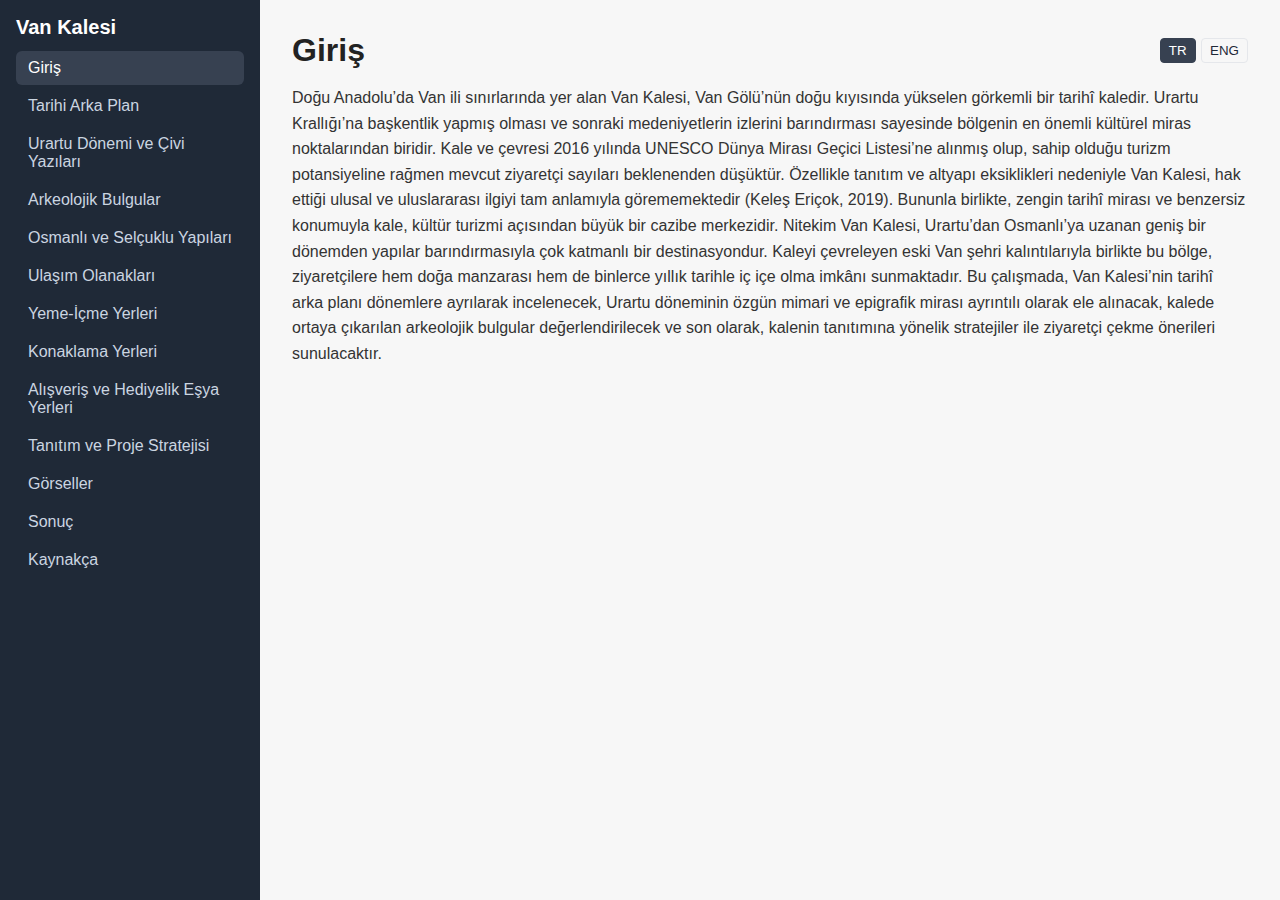
<file: VanKalesi/index.html>
<!doctype html>
<html lang="tr">
<head>
  <meta charset="utf-8">
  <meta name="viewport" content="width=device-width,initial-scale=1">
  <title>Van Kalesi - GİRİŞ</title>
  <link rel="stylesheet" href="css/styles.css">
</head>
<body>
  <div class="app">
    <aside class="sidebar" id="sidebar">
      <div class="brand">Van Kalesi</div>
      <button id="toggleBtn" class="toggle">☰</button>
      <nav class="menu">
        <a href="index.html" class="active" data-i18n="nav.home">Giriş</a>
        <a href="pages/tarih.html" data-i18n="nav.tarih">Tarihi Arka Plan</a>
        <a href="pages/urartu.html" data-i18n="nav.urartu">Urartu Dönemi ve Çivi Yazıları</a>
        <a href="pages/arkeoloji.html" data-i18n="nav.arkeoloji">Arkeolojik Bulgular</a>
        <a href="pages/osmanli.html" data-i18n="nav.osmanli">Osmanlı ve Selçuklu Yapıları</a>
        <a href="pages/ulasim.html" data-i18n="nav.ulasim">Ulaşım Olanakları</a>
        <a href="pages/yeme-icme.html" data-i18n="nav.yemeicme">Yeme-İçme Yerleri</a>
        <a href="pages/konaklama.html" data-i18n="nav.konaklama">Konaklama Yerleri</a>
        <a href="pages/alisveris.html" data-i18n="nav.alisveris">Alışveriş ve Hediyelik Eşya Yerleri</a>
        <a href="pages/tanitim.html" data-i18n="nav.tanitim">Tanıtım ve Proje Stratejisi</a>
        <a href="pages/gorseller.html" data-i18n="nav.gorseller">Görseller</a>
        <a href="pages/sonuc.html" data-i18n="nav.sonuc">Sonuç</a>
        <a href="pages/kaynakca.html" data-i18n="nav.kaynakca">Kaynakça</a>
      </nav>
    </aside>

    <main class="content">
      <header>
        <h1 data-i18n="title.home">Giriş</h1>
        <div class="lang-switch" id="langSwitch">
          <button data-lang="tr" class="active">TR</button>
          <button data-lang="en">ENG</button>
        </div>
      </header>
        <div class="text">
          <p data-i18n="home.intro">Doğu Anadolu’da Van ili sınırlarında yer alan Van Kalesi, Van Gölü’nün doğu kıyısında yükselen görkemli bir tarihî kaledir. Urartu Krallığı’na başkentlik yapmış olması ve sonraki medeniyetlerin izlerini barındırması sayesinde bölgenin en önemli kültürel miras noktalarından biridir. Kale ve çevresi 2016 yılında UNESCO Dünya Mirası Geçici Listesi’ne alınmış olup, sahip olduğu turizm potansiyeline rağmen mevcut ziyaretçi sayıları beklenenden düşüktür. Özellikle tanıtım ve altyapı eksiklikleri nedeniyle Van Kalesi, hak ettiği ulusal ve uluslararası ilgiyi tam anlamıyla görememektedir (Keleş Eriçok, 2019). Bununla birlikte, zengin tarihî mirası ve benzersiz konumuyla kale, kültür turizmi açısından büyük bir cazibe merkezidir. Nitekim Van Kalesi, Urartu’dan Osmanlı’ya uzanan geniş bir dönemden yapılar barındırmasıyla çok katmanlı bir destinasyondur. Kaleyi çevreleyen eski Van şehri kalıntılarıyla birlikte bu bölge, ziyaretçilere hem doğa manzarası hem de binlerce yıllık tarihle iç içe olma imkânı sunmaktadır. Bu çalışmada, Van Kalesi’nin tarihî arka planı dönemlere ayrılarak incelenecek, Urartu döneminin özgün mimari ve epigrafik mirası ayrıntılı olarak ele alınacak, kalede ortaya çıkarılan arkeolojik bulgular değerlendirilecek ve son olarak, kalenin tanıtımına yönelik stratejiler ile ziyaretçi çekme önerileri sunulacaktır.</p>
        </div>
      </section>

    </main>
  </div>

  <script src="js/main.js"></script>
</body>
</html>
</file>
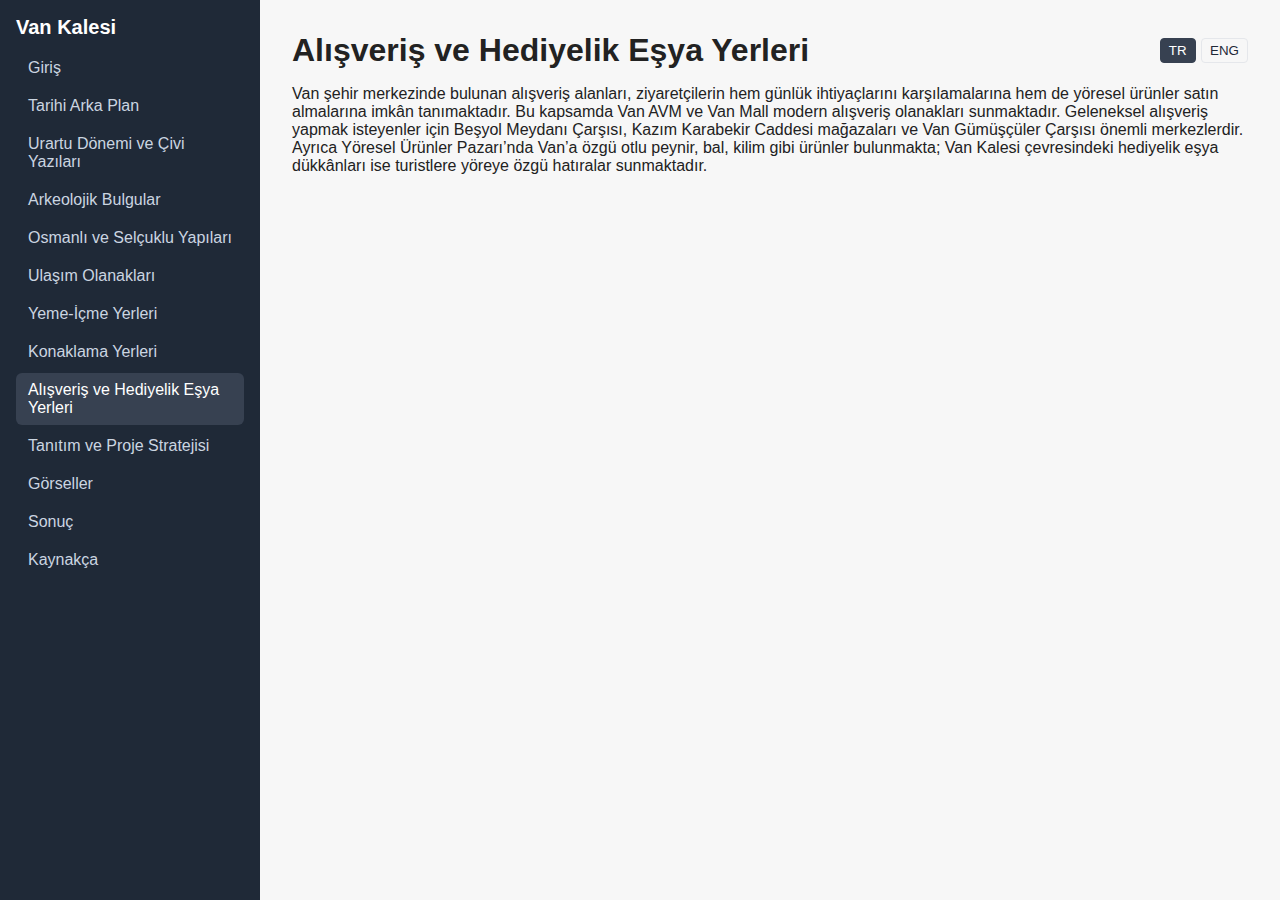
<file: VanKalesi/pages/alisveris.html>
<!doctype html>
<html lang="tr">
<head>
  <meta charset="utf-8">
  <meta name="viewport" content="width=device-width,initial-scale=1">
  <title>Tanıtım ve Proje Stratejisi - Van Kalesi</title>
  <link rel="stylesheet" href="../css/styles.css">
</head>
<body>
  <div class="app">
    <aside class="sidebar" id="sidebar">
      <div class="brand">Van Kalesi</div>
      <button id="toggleBtn" class="toggle">☰</button>
      <nav class="menu">
        <a href="../index.html" data-i18n="nav.home">Giriş</a>
        <a href="tarih.html" data-i18n="nav.tarih">Tarihi Arka Plan</a>
        <a href="urartu.html" data-i18n="nav.urartu">Urartu Dönemi ve Çivi Yazıları</a>
        <a href="arkeoloji.html" data-i18n="nav.arkeoloji">Arkeolojik Bulgular</a>
        <a href="osmanli.html" data-i18n="nav.osmanli">Osmanlı ve Selçuklu Yapıları</a>
        <a href="ulasim.html" data-i18n="nav.ulasim">Ulaşım Olanakları</a>
        <a href="yeme-icme.html" data-i18n="nav.yemeicme">Yeme-İçme Yerleri</a>
        <a href="konaklama.html" data-i18n="nav.konaklama">Konaklama Yerleri</a>
        <a href="alisveris.html" class="active" data-i18n="nav.alisveris">Alışveriş ve Hediyelik Eşya Yerleri</a>
        <a href="tanitim.html" data-i18n="nav.tanitim">Tanıtım ve Proje Stratejisi</a>
        <a href="gorseller.html" data-i18n="nav.gorseller">Görseller</a>
        <a href="sonuc.html" data-i18n="nav.sonuc">Sonuç</a>
        <a href="kaynakca.html" data-i18n="nav.kaynakca">Kaynakça</a>
      </nav>
    </aside>

    <main class="content">
      <header>
        <h1 data-i18n="title.alisveris">Alışveriş ve Hediyelik Eşya Yerleri</h1>
        <div class="lang-switch" id="langSwitch">
          <button data-lang="tr" class="active">TR</button>
          <button data-lang="en">ENG</button>
        </div>
      </header>

      <section class="strategy">
        <p data-i18n="alisveris.p">Van şehir merkezinde bulunan alışveriş alanları, ziyaretçilerin hem günlük ihtiyaçlarını karşılamalarına hem de yöresel ürünler satın almalarına imkân tanımaktadır. Bu kapsamda Van AVM ve Van Mall modern alışveriş olanakları sunmaktadır. Geleneksel alışveriş yapmak isteyenler için Beşyol Meydanı Çarşısı, Kazım Karabekir Caddesi mağazaları ve Van Gümüşçüler Çarşısı önemli merkezlerdir. Ayrıca Yöresel Ürünler Pazarı’nda Van’a özgü otlu peynir, bal, kilim gibi ürünler bulunmakta; Van Kalesi çevresindeki hediyelik eşya dükkânları ise turistlere yöreye özgü hatıralar sunmaktadır.</p>

       </section>
    </main>
  </div>
  <script src="../js/main.js"></script>
</body>
</html>
</file>
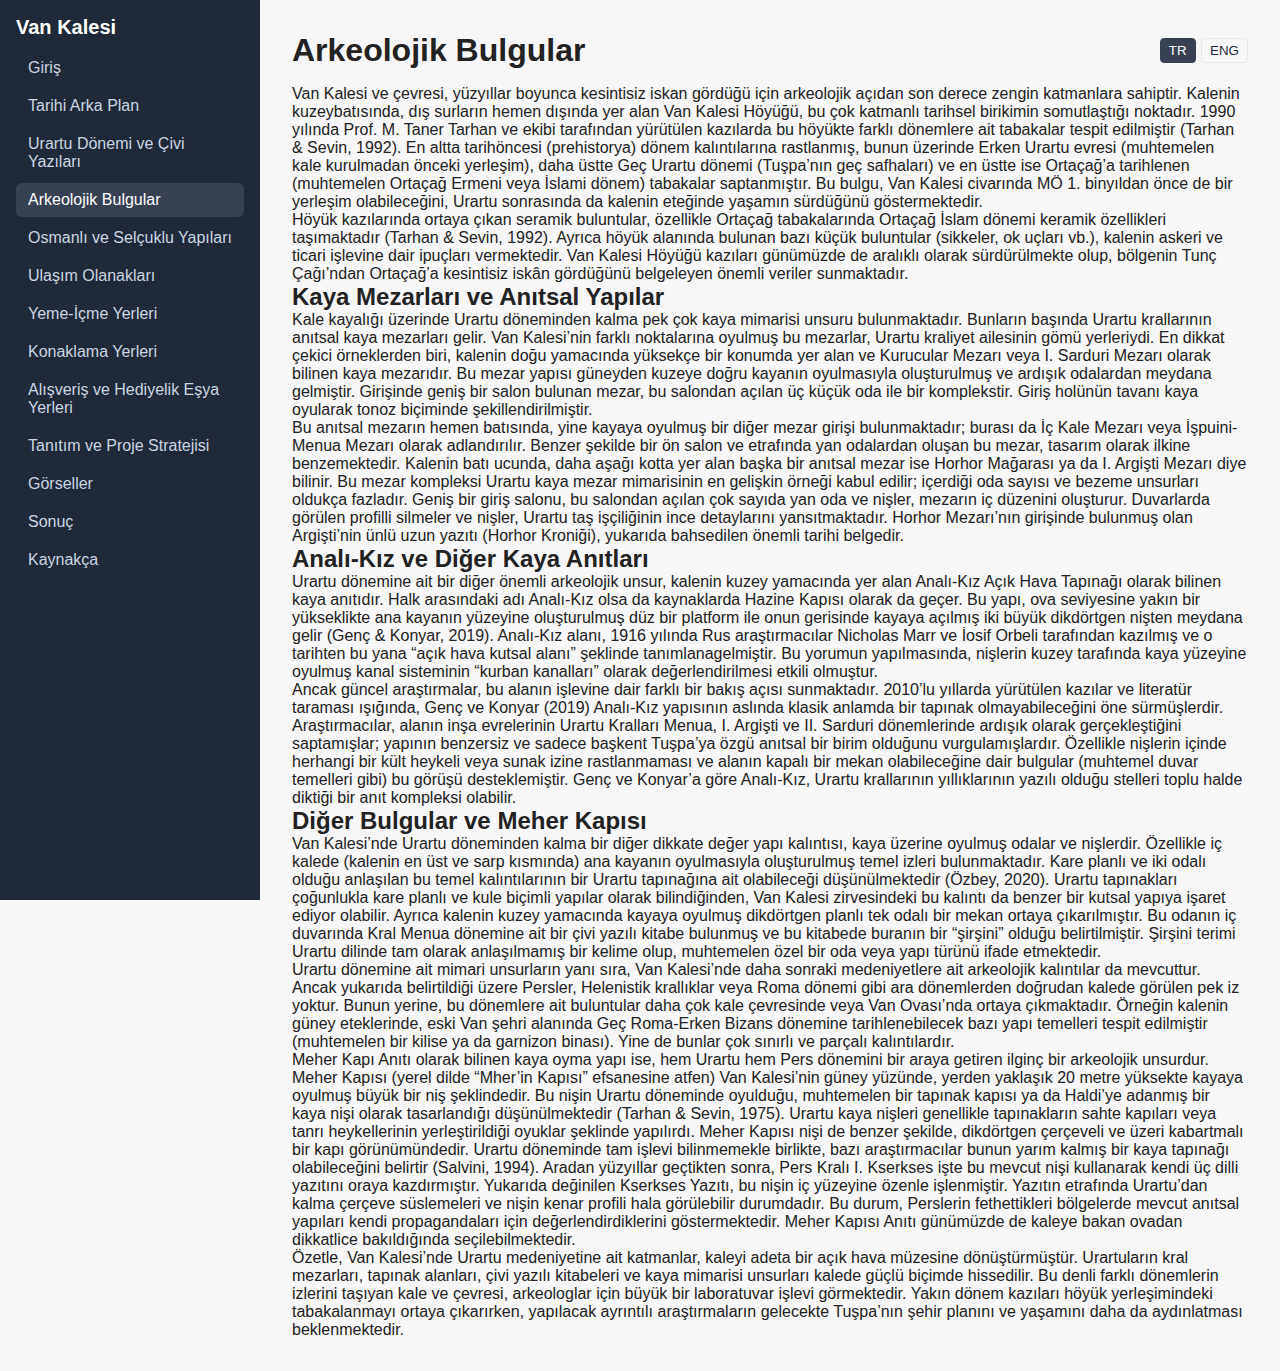
<file: VanKalesi/pages/arkeoloji.html>
<!doctype html>
<html lang="tr">
<head>
  <meta charset="utf-8">
  <meta name="viewport" content="width=device-width,initial-scale=1">
  <title>Arkeolojik Bulgular - Van Kalesi</title>
  <link rel="stylesheet" href="../css/styles.css">
</head>
<body>
  <div class="app">
    <aside class="sidebar" id="sidebar">
      <div class="brand">Van Kalesi</div>
      <button id="toggleBtn" class="toggle">☰</button>
      <nav class="menu">
        <a href="../index.html" data-i18n="nav.home">Giriş</a>
        <a href="tarih.html" data-i18n="nav.tarih">Tarihi Arka Plan</a>
        <a href="urartu.html" data-i18n="nav.urartu">Urartu Dönemi ve Çivi Yazıları</a>
        <a href="arkeoloji.html" class="active" data-i18n="nav.arkeoloji">Arkeolojik Bulgular</a>
        <a href="osmanli.html" data-i18n="nav.osmanli">Osmanlı ve Selçuklu Yapıları</a>
        <a href="ulasim.html" data-i18n="nav.ulasim">Ulaşım Olanakları</a>
        <a href="yeme-icme.html" data-i18n="nav.yemeicme">Yeme-İçme Yerleri</a>
        <a href="konaklama.html" data-i18n="nav.konaklama">Konaklama Yerleri</a>
        <a href="alisveris.html" data-i18n="nav.alisveris">Alışveriş ve Hediyelik Eşya Yerleri</a>
        <a href="tanitim.html" data-i18n="nav.tanitim">Tanıtım ve Proje Stratejisi</a>
        <a href="gorseller.html" data-i18n="nav.gorseller">Görseller</a>
        <a href="sonuc.html" data-i18n="nav.sonuc">Sonuç</a>
        <a href="kaynakca.html" data-i18n="nav.kaynakca">Kaynakça</a>
      </nav>
    </aside>

    <main class="content">
      <header>
        <h1 data-i18n="title.arkeoloji">Arkeolojik Bulgular</h1>
        <div class="lang-switch" id="langSwitch">
          <button data-lang="tr" class="active">TR</button>
          <button data-lang="en">ENG</button>
        </div>
      </header>

      <section class="findings">
        <p data-i18n="arkeoloji.intro.p1">Van Kalesi ve çevresi, yüzyıllar boyunca kesintisiz iskan gördüğü için arkeolojik açıdan son derece zengin katmanlara sahiptir. Kalenin kuzeybatısında, dış surların hemen dışında yer alan Van Kalesi Höyüğü, bu çok katmanlı tarihsel birikimin somutlaştığı noktadır. 1990 yılında Prof. M. Taner Tarhan ve ekibi tarafından yürütülen kazılarda bu höyükte farklı dönemlere ait tabakalar tespit edilmiştir (Tarhan &amp; Sevin, 1992). En altta tarihöncesi (prehistorya) dönem kalıntılarına rastlanmış, bunun üzerinde Erken Urartu evresi (muhtemelen kale kurulmadan önceki yerleşim), daha üstte Geç Urartu dönemi (Tuşpa’nın geç safhaları) ve en üstte ise Ortaçağ’a tarihlenen (muhtemelen Ortaçağ Ermeni veya İslami dönem) tabakalar saptanmıştır. Bu bulgu, Van Kalesi civarında MÖ 1. binyıldan önce de bir yerleşim olabileceğini, Urartu sonrasında da kalenin eteğinde yaşamın sürdüğünü göstermektedir.</p>

        <p data-i18n="arkeoloji.intro.p2">Höyük kazılarında ortaya çıkan seramik buluntular, özellikle Ortaçağ tabakalarında Ortaçağ İslam dönemi keramik özellikleri taşımaktadır (Tarhan &amp; Sevin, 1992). Ayrıca höyük alanında bulunan bazı küçük buluntular (sikkeler, ok uçları vb.), kalenin askeri ve ticari işlevine dair ipuçları vermektedir. Van Kalesi Höyüğü kazıları günümüzde de aralıklı olarak sürdürülmekte olup, bölgenin Tunç Çağı’ndan Ortaçağ’a kesintisiz iskân gördüğünü belgeleyen önemli veriler sunmaktadır.</p>

        <h2 data-i18n="arkeoloji.kaya.h">Kaya Mezarları ve Anıtsal Yapılar</h2>
        <p data-i18n="arkeoloji.kaya.p1">Kale kayalığı üzerinde Urartu döneminden kalma pek çok kaya mimarisi unsuru bulunmaktadır. Bunların başında Urartu krallarının anıtsal kaya mezarları gelir. Van Kalesi’nin farklı noktalarına oyulmuş bu mezarlar, Urartu kraliyet ailesinin gömü yerleriydi. En dikkat çekici örneklerden biri, kalenin doğu yamacında yüksekçe bir konumda yer alan ve Kurucular Mezarı veya I. Sarduri Mezarı olarak bilinen kaya mezarıdır. Bu mezar yapısı güneyden kuzeye doğru kayanın oyulmasıyla oluşturulmuş ve ardışık odalardan meydana gelmiştir. Girişinde geniş bir salon bulunan mezar, bu salondan açılan üç küçük oda ile bir komplekstir. Giriş holünün tavanı kaya oyularak tonoz biçiminde şekillendirilmiştir.</p>

        <p data-i18n="arkeoloji.kaya.p2">Bu anıtsal mezarın hemen batısında, yine kayaya oyulmuş bir diğer mezar girişi bulunmaktadır; burası da İç Kale Mezarı veya İşpuini-Menua Mezarı olarak adlandırılır. Benzer şekilde bir ön salon ve etrafında yan odalardan oluşan bu mezar, tasarım olarak ilkine benzemektedir. Kalenin batı ucunda, daha aşağı kotta yer alan başka bir anıtsal mezar ise Horhor Mağarası ya da I. Argişti Mezarı diye bilinir. Bu mezar kompleksi Urartu kaya mezar mimarisinin en gelişkin örneği kabul edilir; içerdiği oda sayısı ve bezeme unsurları oldukça fazladır. Geniş bir giriş salonu, bu salondan açılan çok sayıda yan oda ve nişler, mezarın iç düzenini oluşturur. Duvarlarda görülen profilli silmeler ve nişler, Urartu taş işçiliğinin ince detaylarını yansıtmaktadır. Horhor Mezarı’nın girişinde bulunmuş olan Argişti’nin ünlü uzun yazıtı (Horhor Kroniği), yukarıda bahsedilen önemli tarihi belgedir.</p>

        <h2 data-i18n="arkeoloji.analikiz.h">Analı-Kız ve Diğer Kaya Anıtları</h2>
        <p data-i18n="arkeoloji.analikiz.p1">Urartu dönemine ait bir diğer önemli arkeolojik unsur, kalenin kuzey yamacında yer alan Analı-Kız Açık Hava Tapınağı olarak bilinen kaya anıtıdır. Halk arasındaki adı Analı-Kız olsa da kaynaklarda Hazine Kapısı olarak da geçer. Bu yapı, ova seviyesine yakın bir yükseklikte ana kayanın yüzeyine oluşturulmuş düz bir platform ile onun gerisinde kayaya açılmış iki büyük dikdörtgen nişten meydana gelir (Genç &amp; Konyar, 2019). Analı-Kız alanı, 1916 yılında Rus araştırmacılar Nicholas Marr ve İosif Orbeli tarafından kazılmış ve o tarihten bu yana “açık hava kutsal alanı” şeklinde tanımlanagelmiştir. Bu yorumun yapılmasında, nişlerin kuzey tarafında kaya yüzeyine oyulmuş kanal sisteminin “kurban kanalları” olarak değerlendirilmesi etkili olmuştur.</p>

        <p data-i18n="arkeoloji.analikiz.p2">Ancak güncel araştırmalar, bu alanın işlevine dair farklı bir bakış açısı sunmaktadır. 2010’lu yıllarda yürütülen kazılar ve literatür taraması ışığında, Genç ve Konyar (2019) Analı-Kız yapısının aslında klasik anlamda bir tapınak olmayabileceğini öne sürmüşlerdir. Araştırmacılar, alanın inşa evrelerinin Urartu Kralları Menua, I. Argişti ve II. Sarduri dönemlerinde ardışık olarak gerçekleştiğini saptamışlar; yapının benzersiz ve sadece başkent Tuşpa’ya özgü anıtsal bir birim olduğunu vurgulamışlardır. Özellikle nişlerin içinde herhangi bir kült heykeli veya sunak izine rastlanmaması ve alanın kapalı bir mekan olabileceğine dair bulgular (muhtemel duvar temelleri gibi) bu görüşü desteklemiştir. Genç ve Konyar’a göre Analı-Kız, Urartu krallarının yıllıklarının yazılı olduğu stelleri toplu halde diktiği bir anıt kompleksi olabilir.</p>

        <h2 data-i18n="arkeoloji.diger.h">Diğer Bulgular ve Meher Kapısı</h2>
        <p data-i18n="arkeoloji.diger.p1">Van Kalesi’nde Urartu döneminden kalma bir diğer dikkate değer yapı kalıntısı, kaya üzerine oyulmuş odalar ve nişlerdir. Özellikle iç kalede (kalenin en üst ve sarp kısmında) ana kayanın oyulmasıyla oluşturulmuş temel izleri bulunmaktadır. Kare planlı ve iki odalı olduğu anlaşılan bu temel kalıntılarının bir Urartu tapınağına ait olabileceği düşünülmektedir (Özbey, 2020). Urartu tapınakları çoğunlukla kare planlı ve kule biçimli yapılar olarak bilindiğinden, Van Kalesi zirvesindeki bu kalıntı da benzer bir kutsal yapıya işaret ediyor olabilir. Ayrıca kalenin kuzey yamacında kayaya oyulmuş dikdörtgen planlı tek odalı bir mekan ortaya çıkarılmıştır. Bu odanın iç duvarında Kral Menua dönemine ait bir çivi yazılı kitabe bulunmuş ve bu kitabede buranın bir “şirşini” olduğu belirtilmiştir. Şirşini terimi Urartu dilinde tam olarak anlaşılmamış bir kelime olup, muhtemelen özel bir oda veya yapı türünü ifade etmektedir.</p>

        <p data-i18n="arkeoloji.diger.p2">Urartu dönemine ait mimari unsurların yanı sıra, Van Kalesi’nde daha sonraki medeniyetlere ait arkeolojik kalıntılar da mevcuttur. Ancak yukarıda belirtildiği üzere Persler, Helenistik krallıklar veya Roma dönemi gibi ara dönemlerden doğrudan kalede görülen pek iz yoktur. Bunun yerine, bu dönemlere ait buluntular daha çok kale çevresinde veya Van Ovası’nda ortaya çıkmaktadır. Örneğin kalenin güney eteklerinde, eski Van şehri alanında Geç Roma-Erken Bizans dönemine tarihlenebilecek bazı yapı temelleri tespit edilmiştir (muhtemelen bir kilise ya da garnizon binası). Yine de bunlar çok sınırlı ve parçalı kalıntılardır.</p>

        <p data-i18n="arkeoloji.diger.p3">Meher Kapı Anıtı olarak bilinen kaya oyma yapı ise, hem Urartu hem Pers dönemini bir araya getiren ilginç bir arkeolojik unsurdur. Meher Kapısı (yerel dilde “Mher’in Kapısı” efsanesine atfen) Van Kalesi’nin güney yüzünde, yerden yaklaşık 20 metre yüksekte kayaya oyulmuş büyük bir niş şeklindedir. Bu nişin Urartu döneminde oyulduğu, muhtemelen bir tapınak kapısı ya da Haldi’ye adanmış bir kaya nişi olarak tasarlandığı düşünülmektedir (Tarhan &amp; Sevin, 1975). Urartu kaya nişleri genellikle tapınakların sahte kapıları veya tanrı heykellerinin yerleştirildiği oyuklar şeklinde yapılırdı. Meher Kapısı nişi de benzer şekilde, dikdörtgen çerçeveli ve üzeri kabartmalı bir kapı görünümündedir. Urartu döneminde tam işlevi bilinmemekle birlikte, bazı araştırmacılar bunun yarım kalmış bir kaya tapınağı olabileceğini belirtir (Salvini, 1994). Aradan yüzyıllar geçtikten sonra, Pers Kralı I. Kserkses işte bu mevcut nişi kullanarak kendi üç dilli yazıtını oraya kazdırmıştır. Yukarıda değinilen Kserkses Yazıtı, bu nişin iç yüzeyine özenle işlenmiştir. Yazıtın etrafında Urartu’dan kalma çerçeve süslemeleri ve nişin kenar profili hala görülebilir durumdadır. Bu durum, Perslerin fethettikleri bölgelerde mevcut anıtsal yapıları kendi propagandaları için değerlendirdiklerini göstermektedir. Meher Kapısı Anıtı günümüzde de kaleye bakan ovadan dikkatlice bakıldığında seçilebilmektedir.</p>

        <p data-i18n="arkeoloji.summary">Özetle, Van Kalesi’nde Urartu medeniyetine ait katmanlar, kaleyi adeta bir açık hava müzesine dönüştürmüştür. Urartuların kral mezarları, tapınak alanları, çivi yazılı kitabeleri ve kaya mimarisi unsurları kalede güçlü biçimde hissedilir. Bu denli farklı dönemlerin izlerini taşıyan kale ve çevresi, arkeologlar için büyük bir laboratuvar işlevi görmektedir. Yakın dönem kazıları höyük yerleşimindeki tabakalanmayı ortaya çıkarırken, yapılacak ayrıntılı araştırmaların gelecekte Tuşpa’nın şehir planını ve yaşamını daha da aydınlatması beklenmektedir.</p>
      </section>
    </main>
  </div>
  <script src="../js/main.js"></script>
</body>
</html>
</file>
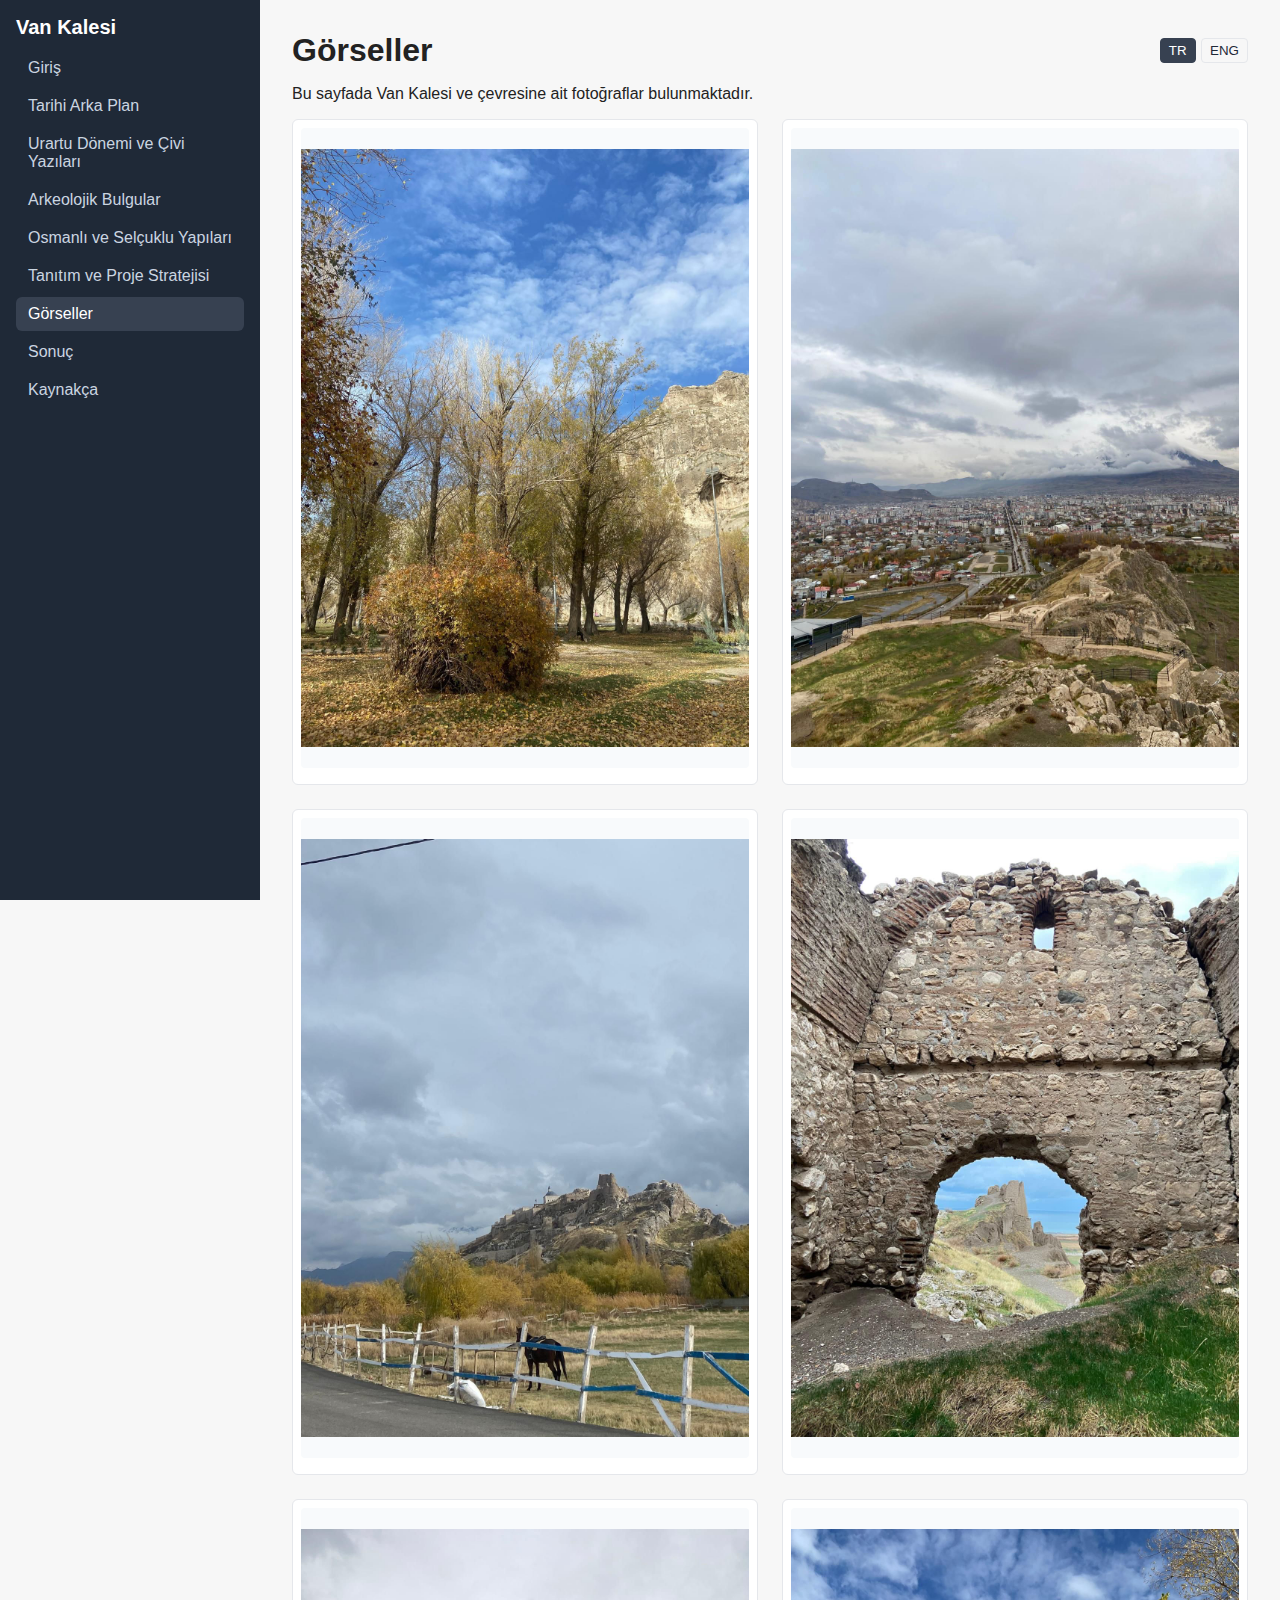
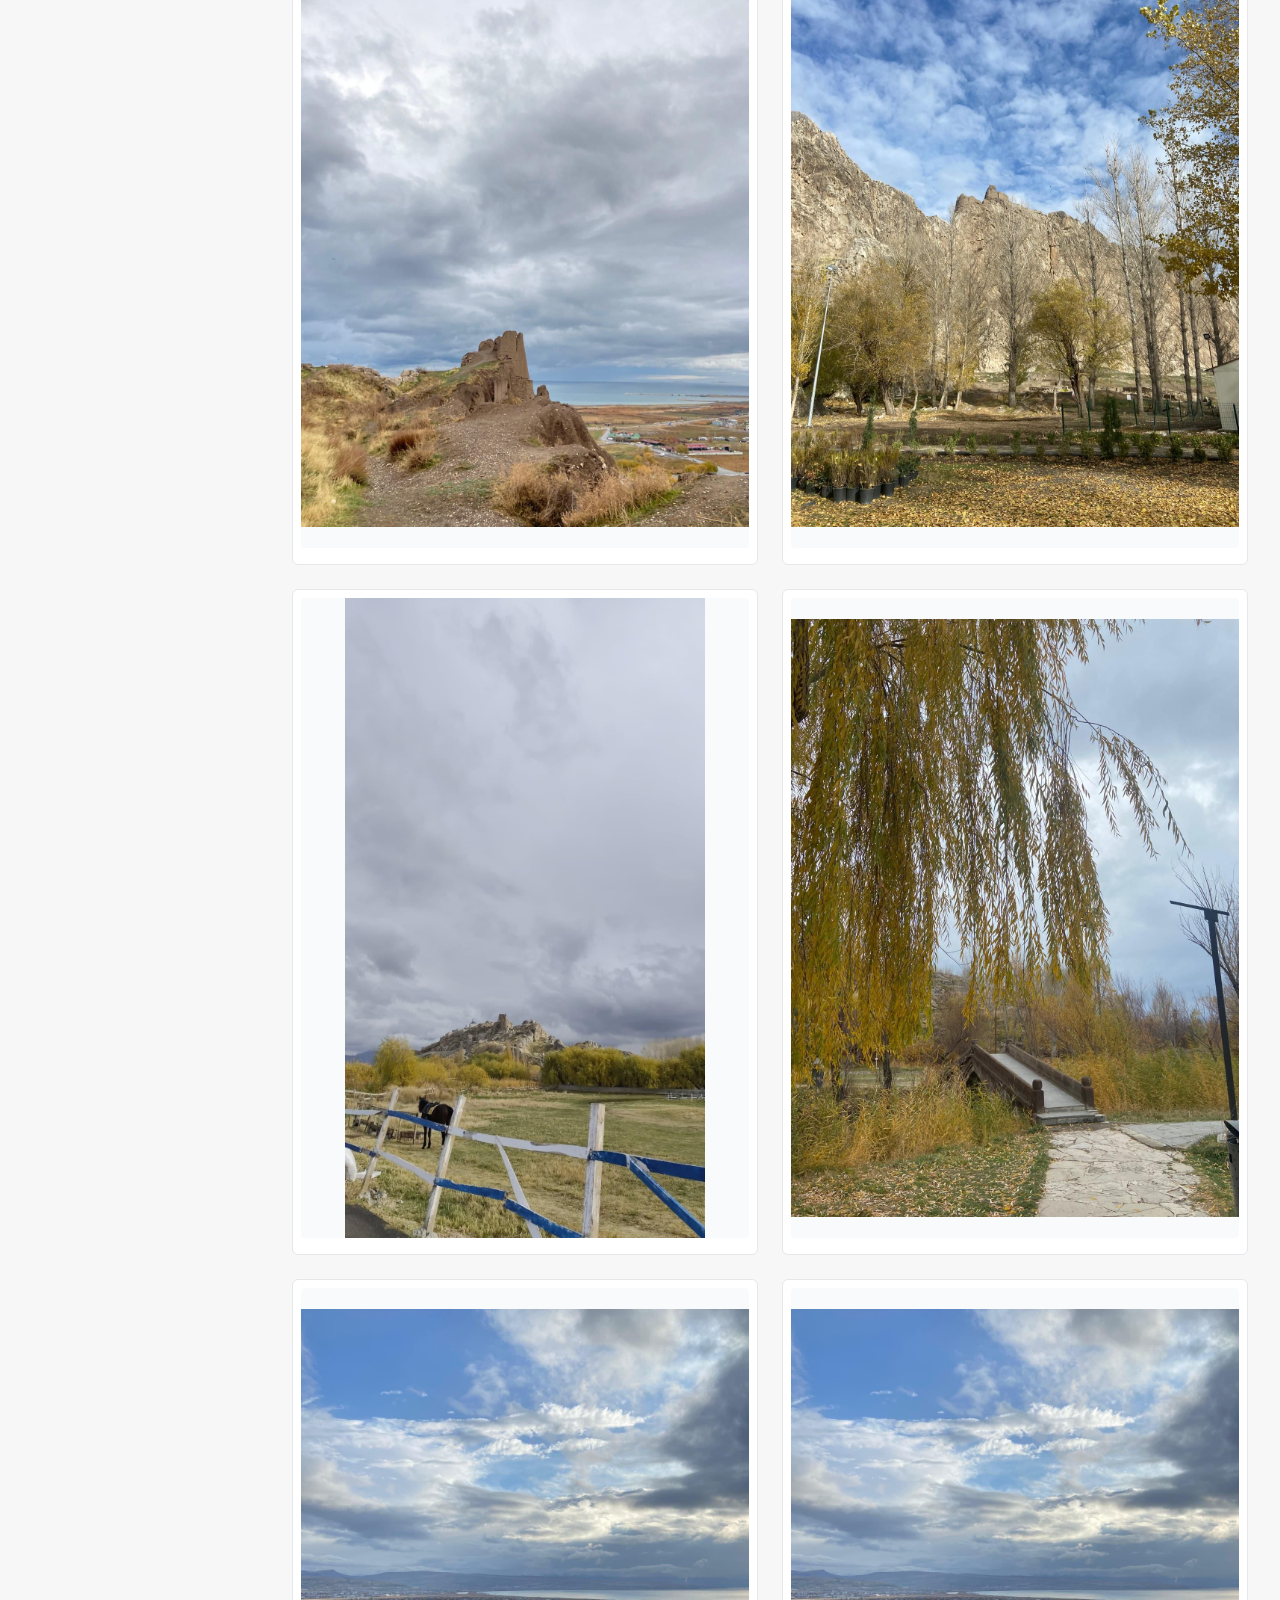
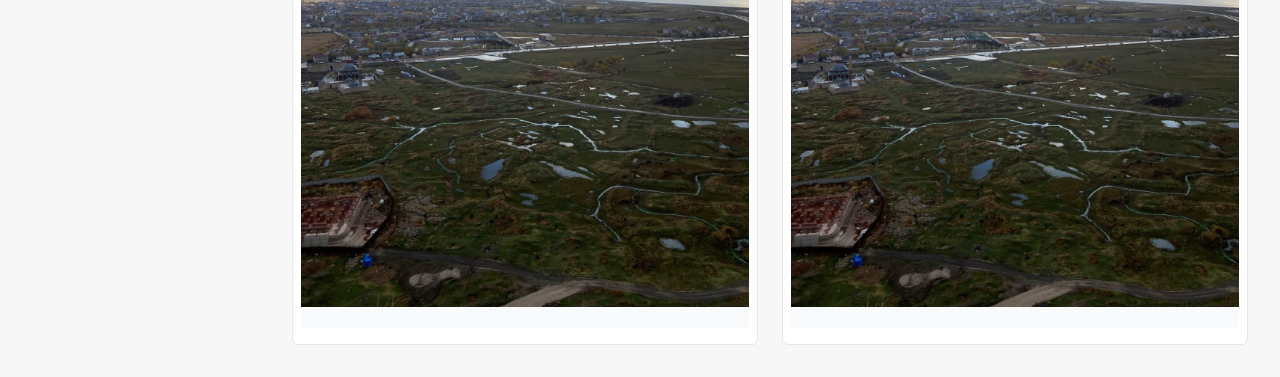
<file: VanKalesi/pages/gorseller.html>
<!doctype html>
<html lang="tr">
<head>
  <meta charset="utf-8">
  <meta name="viewport" content="width=device-width,initial-scale=1">
  <title>Görseller - Van Kalesi</title>
  <link rel="stylesheet" href="../css/styles.css">
</head>
<body>
  <div class="app">
    <aside class="sidebar" id="sidebar">
      <div class="brand">Van Kalesi</div>
      <button id="toggleBtn" class="toggle">☰</button>
      <nav class="menu">
        <a href="../index.html">Giriş</a>
        <a href="tarih.html">Tarihi Arka Plan</a>
        <a href="urartu.html">Urartu Dönemi ve Çivi Yazıları</a>
        <a href="arkeoloji.html">Arkeolojik Bulgular</a>
        <a href="osmanli.html">Osmanlı ve Selçuklu Yapıları</a>
        <a href="tanitim.html">Tanıtım ve Proje Stratejisi</a>
        <a href="gorseller.html" class="active">Görseller</a>
        <a href="sonuc.html">Sonuç</a>
        <a href="kaynakca.html">Kaynakça</a>
      </nav>
    </aside>

    <main class="content">
      <header>
        <h1 data-i18n="title.gorseller">Görseller</h1>
        <div class="lang-switch" id="langSwitch">
          <button data-lang="tr" class="active">TR</button>
          <button data-lang="en">ENG</button>
        </div>
      </header>

      <section class="gallery-page">
        <p data-i18n="gorseller.intro">Bu sayfada Van Kalesi ve çevresine ait fotoğraflar bulunmaktadır.</p>

        <div class="gallery" id="gallery">
          <div class="placeholder" id="placeholder" data-i18n="gorseller.loading">Görseller yükleniyor... Eğer görseller yoksa, lütfen <code>assets/images/gorseller/</code> klasörüne ekleyin (gorsel-01.jpg, gorsel-02.jpg ...).</div>
        </div>

        <script>
        (function(){
          const gallery = document.getElementById('gallery');
          const placeholder = document.getElementById('placeholder');
          const folder = '../assets/gorseller/';
          const max = 10; // sadece gorsel-01 .. gorsel-10
          let found = 0;
          function pad(n){return n<10? '0'+n : n}

          function tryLoad(path, idx){
            return new Promise((resolve)=>{
              const img = new Image();
              img.onload = function(){
                found++;
                const figure = document.createElement('figure');
                const imgEl = document.createElement('img');
                imgEl.src = path;
                imgEl.alt = 'Görsel '+idx;
                figure.appendChild(imgEl);
                const caption = document.createElement('figcaption');
                caption.textContent = '';
                figure.appendChild(caption);
                gallery.appendChild(figure);
                if(placeholder) placeholder.style.display='none';
                resolve(true);
              };
              img.onerror = function(){ resolve(false); };
              img.src = path;
            });
          }

          (async function(){
            for(let i=1;i<=max;i++){
              const path = folder + `gorsel-${pad(i)}.jpg`;
              await tryLoad(path, i); // sadece .jpg kontrolü
            }
            setTimeout(function(){
              if(found===0 && placeholder){
                const noneMsg = (window.getTranslation ? window.getTranslation('gorseller.none') : 'Henüz görsel bulunamadı. Görselleri <code>assets/images/gorseller/</code> klasörüne koyup isimlendirme önerisiyle ekleyin (ör. gorsel-01.jpg).');
                placeholder.innerHTML = noneMsg;
              }
            }, 200);
          })();
        })();
        </script>
      </section>
    </main>
  </div>

  <script src="../js/main.js"></script>
</body>
</html>
</file>
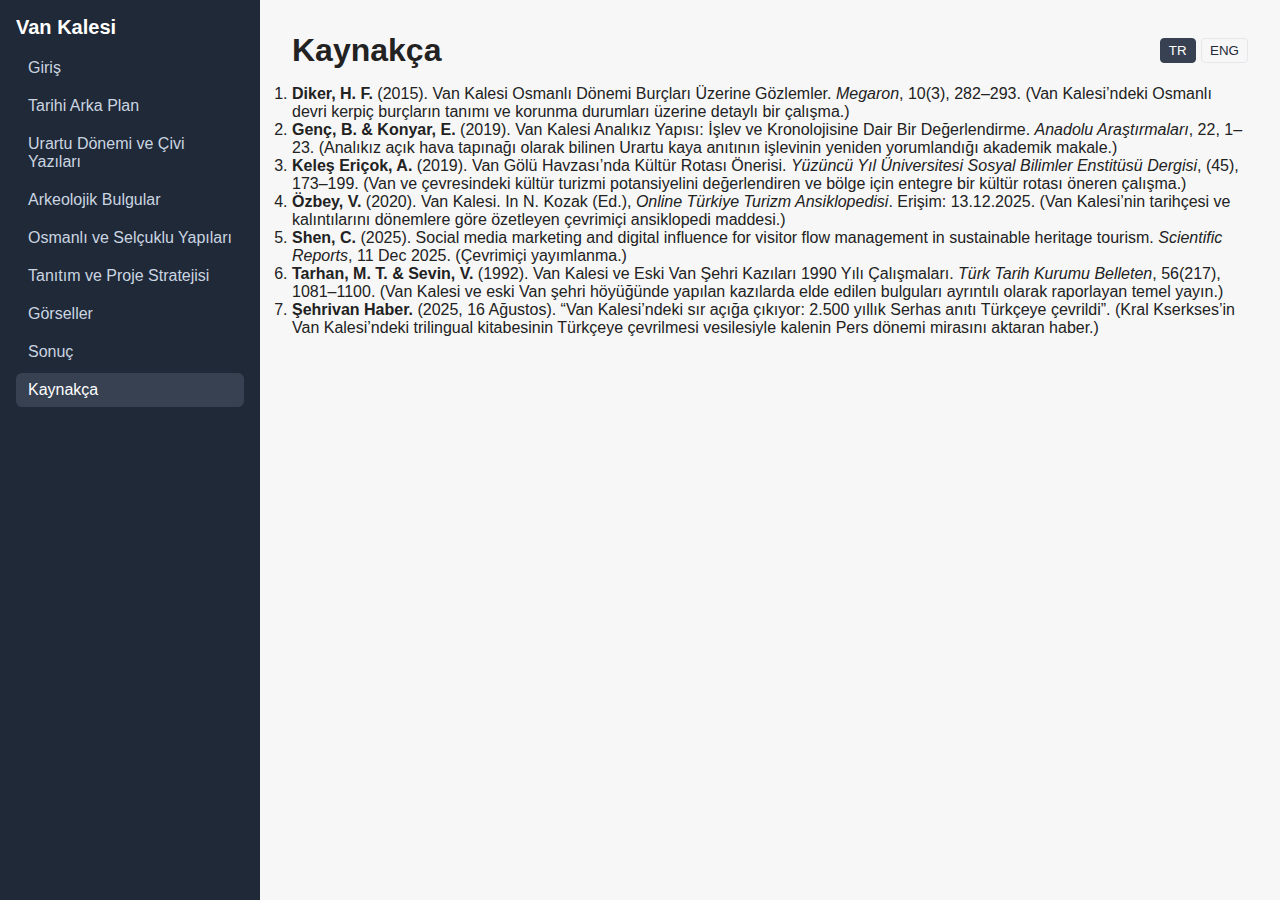
<file: VanKalesi/pages/kaynakca.html>
<!doctype html>
<html lang="tr">
<head>
  <meta charset="utf-8">
  <meta name="viewport" content="width=device-width,initial-scale=1">
  <title>KAYNAKÇA - Van Kalesi</title>
  <link rel="stylesheet" href="../css/styles.css">
</head>
<body>
  <div class="app">
    <aside class="sidebar" id="sidebar">
      <div class="brand">Van Kalesi</div>
      <button id="toggleBtn" class="toggle">☰</button>
      <nav class="menu">
        <a href="../index.html" data-i18n="nav.home">Giriş</a>
        <a href="tarih.html" data-i18n="nav.tarih">Tarihi Arka Plan</a>
        <a href="urartu.html" data-i18n="nav.urartu">Urartu Dönemi ve Çivi Yazıları</a>
        <a href="arkeoloji.html" data-i18n="nav.arkeoloji">Arkeolojik Bulgular</a>
        <a href="osmanli.html" data-i18n="nav.osmanli">Osmanlı ve Selçuklu Yapıları</a>
        <a href="tanitim.html" data-i18n="nav.tanitim">Tanıtım ve Proje Stratejisi</a>
        <a href="gorseller.html" data-i18n="nav.gorseller">Görseller</a>
        <a href="sonuc.html" data-i18n="nav.sonuc">Sonuç</a>
        <a href="kaynakca.html" class="active" data-i18n="nav.kaynakca">Kaynakça</a>
      </nav>
    </aside>

    <main class="content">
      <header>
        <h1 data-i18n="title.kaynakca">Kaynakça</h1>
        <div class="lang-switch" id="langSwitch">
          <button data-lang="tr" class="active">TR</button>
          <button data-lang="en">ENG</button>
        </div>
      </header>

      <section class="references">
        <ol>
          <li data-i18n="kaynakca.diker"><strong>Diker, H. F.</strong> (2015). Van Kalesi Osmanlı Dönemi Burçları Üzerine Gözlemler. <em>Megaron</em>, 10(3), 282–293. (Van Kalesi’ndeki Osmanlı devri kerpiç burçların tanımı ve korunma durumları üzerine detaylı bir çalışma.)</li>

          <li data-i18n="kaynakca.genc"><strong>Genç, B. &amp; Konyar, E.</strong> (2019). Van Kalesi Analıkız Yapısı: İşlev ve Kronolojisine Dair Bir Değerlendirme. <em>Anadolu Araştırmaları</em>, 22, 1–23. (Analıkız açık hava tapınağı olarak bilinen Urartu kaya anıtının işlevinin yeniden yorumlandığı akademik makale.)</li>

          <li data-i18n="kaynakca.keles"><strong>Keleş Eriçok, A.</strong> (2019). Van Gölü Havzası’nda Kültür Rotası Önerisi. <em>Yüzüncü Yıl Üniversitesi Sosyal Bilimler Enstitüsü Dergisi</em>, (45), 173–199. (Van ve çevresindeki kültür turizmi potansiyelini değerlendiren ve bölge için entegre bir kültür rotası öneren çalışma.)</li>

          <li data-i18n="kaynakca.ozbey"><strong>Özbey, V.</strong> (2020). Van Kalesi. In N. Kozak (Ed.), <em>Online Türkiye Turizm Ansiklopedisi</em>. Erişim: 13.12.2025. (Van Kalesi’nin tarihçesi ve kalıntılarını dönemlere göre özetleyen çevrimiçi ansiklopedi maddesi.)</li>

          <li data-i18n="kaynakca.shen"><strong>Shen, C.</strong> (2025). Social media marketing and digital influence for visitor flow management in sustainable heritage tourism. <em>Scientific Reports</em>, 11 Dec 2025. (Çevrimiçi yayımlanma.)</li>

          <li data-i18n="kaynakca.tarhan"><strong>Tarhan, M. T. &amp; Sevin, V.</strong> (1992). Van Kalesi ve Eski Van Şehri Kazıları 1990 Yılı Çalışmaları. <em>Türk Tarih Kurumu Belleten</em>, 56(217), 1081–1100. (Van Kalesi ve eski Van şehri höyüğünde yapılan kazılarda elde edilen bulguları ayrıntılı olarak raporlayan temel yayın.)</li>

          <li data-i18n="kaynakca.sehrivan"><strong>Şehrivan Haber.</strong> (2025, 16 Ağustos). “Van Kalesi’ndeki sır açığa çıkıyor: 2.500 yıllık Serhas anıtı Türkçeye çevrildi”. (Kral Kserkses’in Van Kalesi’ndeki trilingual kitabesinin Türkçeye çevrilmesi vesilesiyle kalenin Pers dönemi mirasını aktaran haber.)</li>
        </ol>
      </section>
    </main>
  </div>
  <script src="../js/main.js"></script>
</body>
</html>
</file>
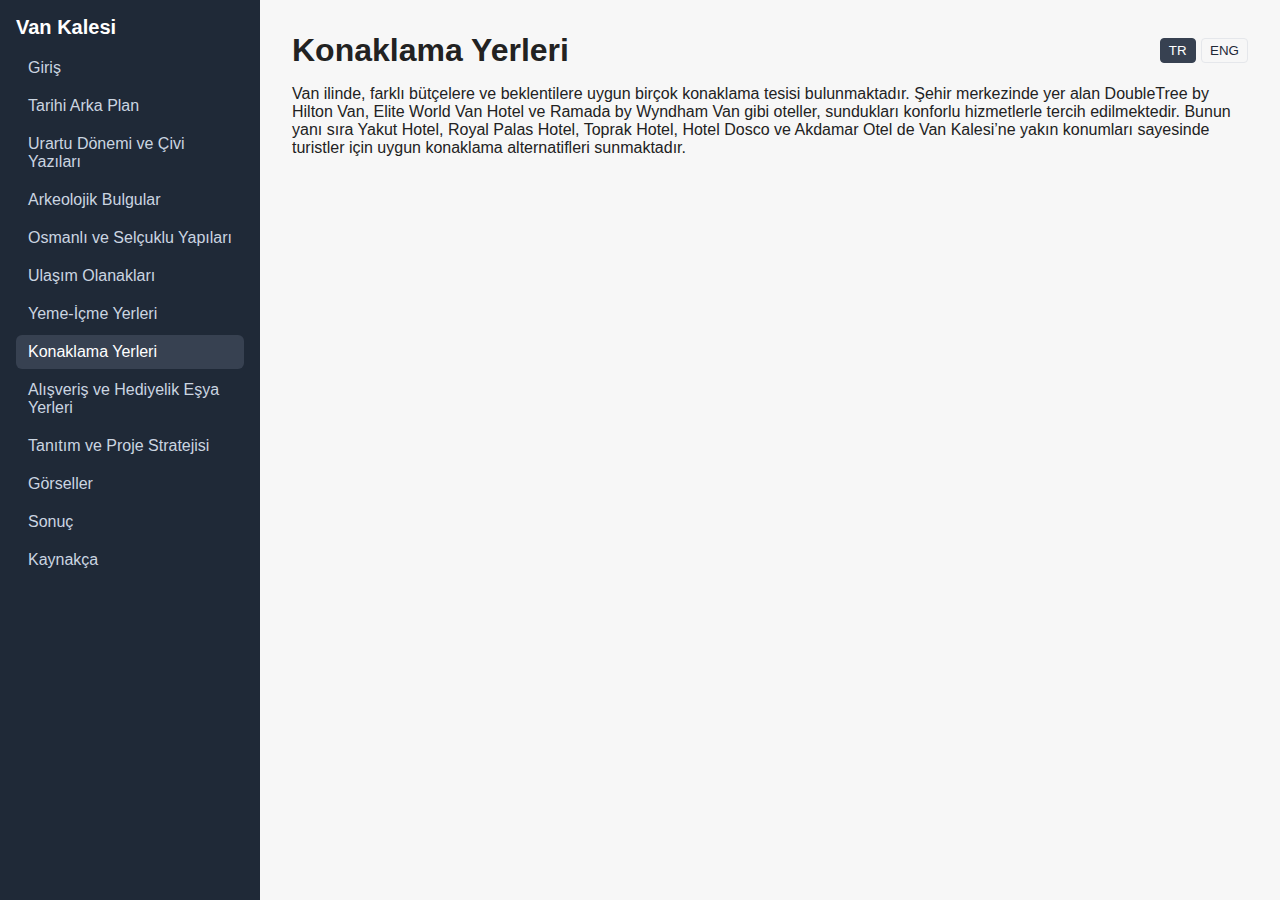
<file: VanKalesi/pages/konaklama.html>
<!doctype html>
<html lang="tr">
<head>
  <meta charset="utf-8">
  <meta name="viewport" content="width=device-width,initial-scale=1">
  <title>Tanıtım ve Proje Stratejisi - Van Kalesi</title>
  <link rel="stylesheet" href="../css/styles.css">
</head>
<body>
  <div class="app">
    <aside class="sidebar" id="sidebar">
      <div class="brand">Van Kalesi</div>
      <button id="toggleBtn" class="toggle">☰</button>
      <nav class="menu">
        <a href="../index.html" data-i18n="nav.home">Giriş</a>
        <a href="tarih.html" data-i18n="nav.tarih">Tarihi Arka Plan</a>
        <a href="urartu.html" data-i18n="nav.urartu">Urartu Dönemi ve Çivi Yazıları</a>
        <a href="arkeoloji.html" data-i18n="nav.arkeoloji">Arkeolojik Bulgular</a>
        <a href="osmanli.html" data-i18n="nav.osmanli">Osmanlı ve Selçuklu Yapıları</a>
        <a href="ulasim.html" data-i18n="nav.ulasim">Ulaşım Olanakları</a>
        <a href="yeme-icme.html" data-i18n="nav.yemeicme">Yeme-İçme Yerleri</a>
        <a href="konaklama.html" class="active" data-i18n="nav.konaklama">Konaklama Yerleri</a>
        <a href="alisveris.html" data-i18n="nav.alisveris">Alışveriş ve Hediyelik Eşya Yerleri</a>
        <a href="tanitim.html" data-i18n="nav.tanitim">Tanıtım ve Proje Stratejisi</a>
        <a href="gorseller.html" data-i18n="nav.gorseller">Görseller</a>
        <a href="sonuc.html" data-i18n="nav.sonuc">Sonuç</a>
        <a href="kaynakca.html" data-i18n="nav.kaynakca">Kaynakça</a>
      </nav>
    </aside>

    <main class="content">
      <header>
        <h1 data-i18n="title.konaklama">Konaklama Yerleri</h1>
        <div class="lang-switch" id="langSwitch">
          <button data-lang="tr" class="active">TR</button>
          <button data-lang="en">ENG</button>
        </div>
      </header>

      <section class="strategy">
        <p data-i18n="konaklama.p">Van ilinde, farklı bütçelere ve beklentilere uygun birçok konaklama tesisi bulunmaktadır. Şehir merkezinde yer alan DoubleTree by Hilton Van, Elite World Van Hotel ve Ramada by Wyndham Van gibi oteller, sundukları konforlu hizmetlerle tercih edilmektedir. Bunun yanı sıra Yakut Hotel, Royal Palas Hotel, Toprak Hotel, Hotel Dosco ve Akdamar Otel de Van Kalesi’ne yakın konumları sayesinde turistler için uygun konaklama alternatifleri sunmaktadır.</p>

      </section>
    </main>
  </div>
  <script src="../js/main.js"></script>
</body>
</html>
</file>
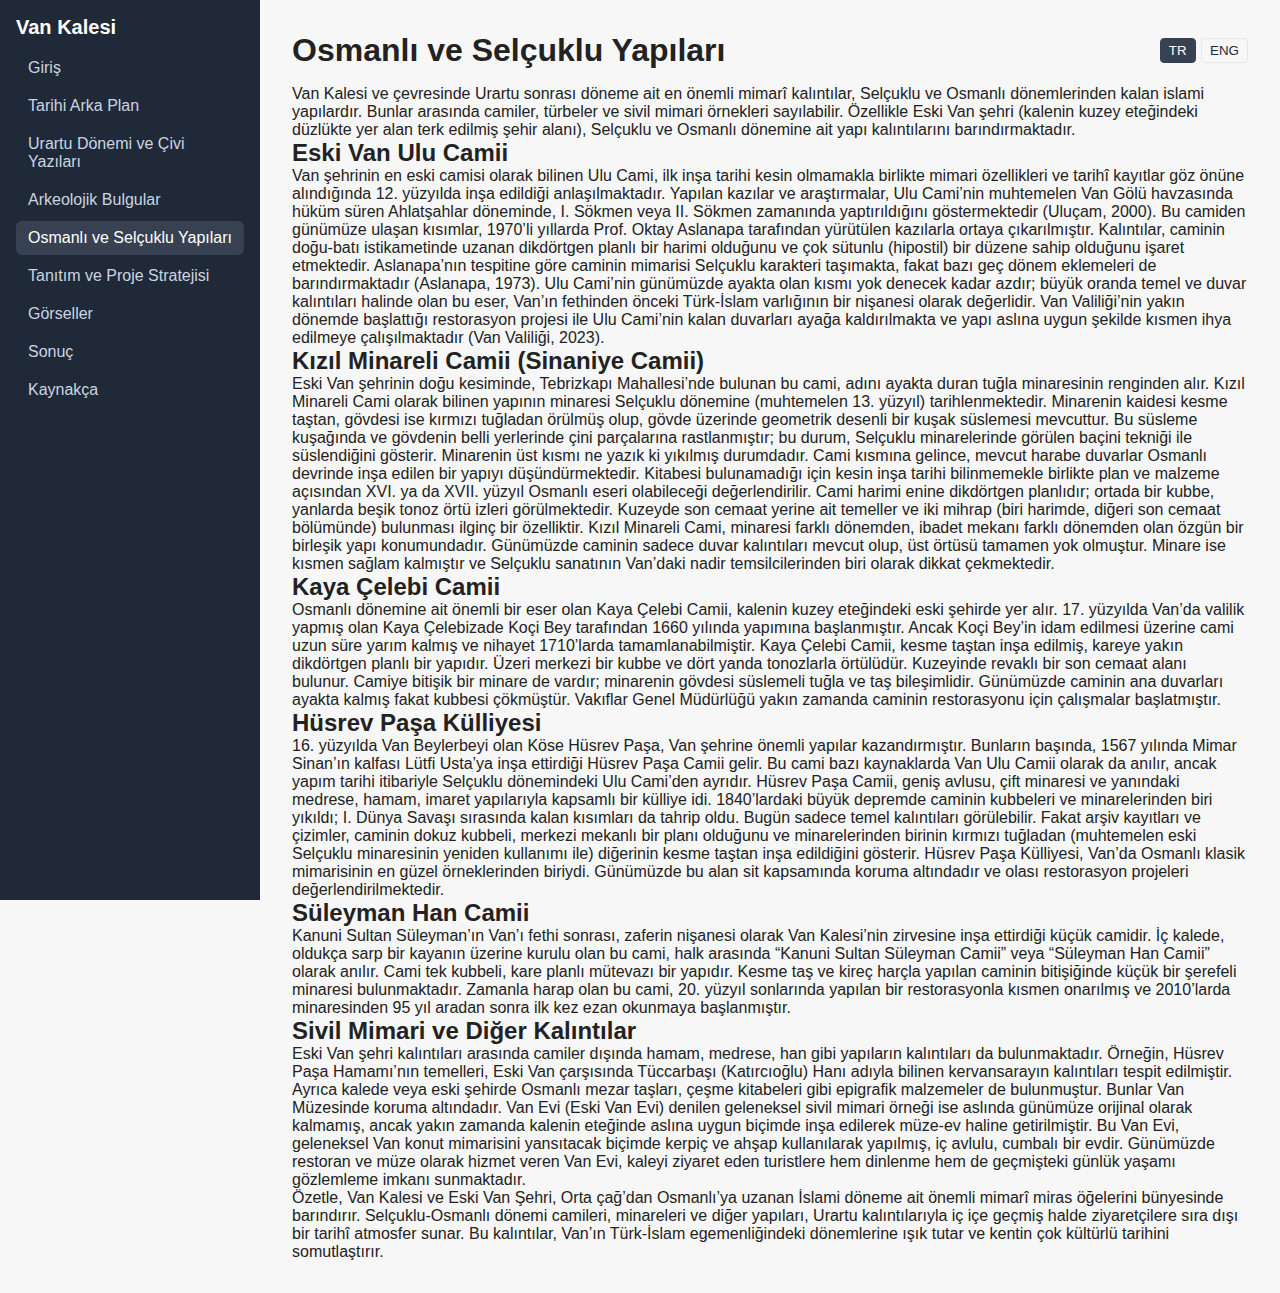
<file: VanKalesi/pages/osmanli.html>
<!doctype html>
<html lang="tr">
<head>
  <meta charset="utf-8">
  <meta name="viewport" content="width=device-width,initial-scale=1">
  <title>Osmanlı ve Selçuklu Yapıları - Van Kalesi</title>
  <link rel="stylesheet" href="../css/styles.css">
</head>
<body>
  <div class="app">
    <aside class="sidebar" id="sidebar">
      <div class="brand">Van Kalesi</div>
      <button id="toggleBtn" class="toggle">☰</button>
      <nav class="menu">
        <a href="../index.html" data-i18n="nav.home">Giriş</a>
        <a href="tarih.html" data-i18n="nav.tarih">Tarihi Arka Plan</a>
        <a href="urartu.html" data-i18n="nav.urartu">Urartu Dönemi ve Çivi Yazıları</a>
        <a href="arkeoloji.html" data-i18n="nav.arkeoloji">Arkeolojik Bulgular</a>
        <a href="osmanli.html" data-i18n="nav.osmanli">Osmanlı ve Selçuklu Yapıları</a>
        <a href="tanitim.html" data-i18n="nav.tanitim">Tanıtım ve Proje Stratejisi</a>
        <a href="gorseller.html" data-i18n="nav.gorseller">Görseller</a>
        <a href="sonuc.html" data-i18n="nav.sonuc">Sonuç</a>
        <a href="kaynakca.html" data-i18n="nav.kaynakca">Kaynakça</a>
      </nav>
    </aside>

    <main class="content">
      <header>
        <h1 data-i18n="title.osmanli">Osmanlı ve Selçuklu Yapıları</h1>
        <div class="lang-switch" id="langSwitch">
          <button data-lang="tr" class="active">TR</button>
          <button data-lang="en">ENG</button>
        </div>
      </header>

      <section class="ottoman-seljuk">
        <p data-i18n="osmanli.intro">Van Kalesi ve çevresinde Urartu sonrası döneme ait en önemli mimarî kalıntılar, Selçuklu ve Osmanlı dönemlerinden kalan islami yapılardır. Bunlar arasında camiler, türbeler ve sivil mimari örnekleri sayılabilir. Özellikle Eski Van şehri (kalenin kuzey eteğindeki düzlükte yer alan terk edilmiş şehir alanı), Selçuklu ve Osmanlı dönemine ait yapı kalıntılarını barındırmaktadır.</p>

        <h2 data-i18n="osmanli.ulu.h">Eski Van Ulu Camii</h2>
        <p data-i18n="osmanli.ulu.p">Van şehrinin en eski camisi olarak bilinen Ulu Cami, ilk inşa tarihi kesin olmamakla birlikte mimari özellikleri ve tarihî kayıtlar göz önüne alındığında 12. yüzyılda inşa edildiği anlaşılmaktadır. Yapılan kazılar ve araştırmalar, Ulu Cami’nin muhtemelen Van Gölü havzasında hüküm süren Ahlatşahlar döneminde, I. Sökmen veya II. Sökmen zamanında yaptırıldığını göstermektedir (Uluçam, 2000). Bu camiden günümüze ulaşan kısımlar, 1970’li yıllarda Prof. Oktay Aslanapa tarafından yürütülen kazılarla ortaya çıkarılmıştır. Kalıntılar, caminin doğu-batı istikametinde uzanan dikdörtgen planlı bir harimi olduğunu ve çok sütunlu (hipostil) bir düzene sahip olduğunu işaret etmektedir. Aslanapa’nın tespitine göre caminin mimarisi Selçuklu karakteri taşımakta, fakat bazı geç dönem eklemeleri de barındırmaktadır (Aslanapa, 1973). Ulu Cami’nin günümüzde ayakta olan kısmı yok denecek kadar azdır; büyük oranda temel ve duvar kalıntıları halinde olan bu eser, Van’ın fethinden önceki Türk-İslam varlığının bir nişanesi olarak değerlidir. Van Valiliği’nin yakın dönemde başlattığı restorasyon projesi ile Ulu Cami’nin kalan duvarları ayağa kaldırılmakta ve yapı aslına uygun şekilde kısmen ihya edilmeye çalışılmaktadır (Van Valiliği, 2023).</p>

        <h2 data-i18n="osmanli.kizil.h">Kızıl Minareli Camii (Sinaniye Camii)</h2>
        <p data-i18n="osmanli.kizil.p">Eski Van şehrinin doğu kesiminde, Tebrizkapı Mahallesi’nde bulunan bu cami, adını ayakta duran tuğla minaresinin renginden alır. Kızıl Minareli Cami olarak bilinen yapının minaresi Selçuklu dönemine (muhtemelen 13. yüzyıl) tarihlenmektedir. Minarenin kaidesi kesme taştan, gövdesi ise kırmızı tuğladan örülmüş olup, gövde üzerinde geometrik desenli bir kuşak süslemesi mevcuttur. Bu süsleme kuşağında ve gövdenin belli yerlerinde çini parçalarına rastlanmıştır; bu durum, Selçuklu minarelerinde görülen baçini tekniği ile süslendiğini gösterir. Minarenin üst kısmı ne yazık ki yıkılmış durumdadır. Cami kısmına gelince, mevcut harabe duvarlar Osmanlı devrinde inşa edilen bir yapıyı düşündürmektedir. Kitabesi bulunamadığı için kesin inşa tarihi bilinmemekle birlikte plan ve malzeme açısından XVI. ya da XVII. yüzyıl Osmanlı eseri olabileceği değerlendirilir. Cami harimi enine dikdörtgen planlıdır; ortada bir kubbe, yanlarda beşik tonoz örtü izleri görülmektedir. Kuzeyde son cemaat yerine ait temeller ve iki mihrap (biri harimde, diğeri son cemaat bölümünde) bulunması ilginç bir özelliktir. Kızıl Minareli Cami, minaresi farklı dönemden, ibadet mekanı farklı dönemden olan özgün bir birleşik yapı konumundadır. Günümüzde caminin sadece duvar kalıntıları mevcut olup, üst örtüsü tamamen yok olmuştur. Minare ise kısmen sağlam kalmıştır ve Selçuklu sanatının Van’daki nadir temsilcilerinden biri olarak dikkat çekmektedir.</p>

        <h2 data-i18n="osmanli.kaya.h">Kaya Çelebi Camii</h2>
        <p data-i18n="osmanli.kaya.p">Osmanlı dönemine ait önemli bir eser olan Kaya Çelebi Camii, kalenin kuzey eteğindeki eski şehirde yer alır. 17. yüzyılda Van’da valilik yapmış olan Kaya Çelebizade Koçi Bey tarafından 1660 yılında yapımına başlanmıştır. Ancak Koçi Bey’in idam edilmesi üzerine cami uzun süre yarım kalmış ve nihayet 1710’larda tamamlanabilmiştir. Kaya Çelebi Camii, kesme taştan inşa edilmiş, kareye yakın dikdörtgen planlı bir yapıdır. Üzeri merkezi bir kubbe ve dört yanda tonozlarla örtülüdür. Kuzeyinde revaklı bir son cemaat alanı bulunur. Camiye bitişik bir minare de vardır; minarenin gövdesi süslemeli tuğla ve taş bileşimlidir. Günümüzde caminin ana duvarları ayakta kalmış fakat kubbesi çökmüştür. Vakıflar Genel Müdürlüğü yakın zamanda caminin restorasyonu için çalışmalar başlatmıştır.</p>

        <h2 data-i18n="osmanli.husrev.h">Hüsrev Paşa Külliyesi</h2>
        <p data-i18n="osmanli.husrev.p">16. yüzyılda Van Beylerbeyi olan Köse Hüsrev Paşa, Van şehrine önemli yapılar kazandırmıştır. Bunların başında, 1567 yılında Mimar Sinan’ın kalfası Lütfi Usta’ya inşa ettirdiği Hüsrev Paşa Camii gelir. Bu cami bazı kaynaklarda Van Ulu Camii olarak da anılır, ancak yapım tarihi itibariyle Selçuklu dönemindeki Ulu Cami’den ayrıdır. Hüsrev Paşa Camii, geniş avlusu, çift minaresi ve yanındaki medrese, hamam, imaret yapılarıyla kapsamlı bir külliye idi. 1840’lardaki büyük depremde caminin kubbeleri ve minarelerinden biri yıkıldı; I. Dünya Savaşı sırasında kalan kısımları da tahrip oldu. Bugün sadece temel kalıntıları görülebilir. Fakat arşiv kayıtları ve çizimler, caminin dokuz kubbeli, merkezi mekanlı bir planı olduğunu ve minarelerinden birinin kırmızı tuğladan (muhtemelen eski Selçuklu minaresinin yeniden kullanımı ile) diğerinin kesme taştan inşa edildiğini gösterir. Hüsrev Paşa Külliyesi, Van’da Osmanlı klasik mimarisinin en güzel örneklerinden biriydi. Günümüzde bu alan sit kapsamında koruma altındadır ve olası restorasyon projeleri değerlendirilmektedir.</p>

        <h2 data-i18n="osmanli.suleyman.h">Süleyman Han Camii</h2>
        <p data-i18n="osmanli.suleyman.p">Kanuni Sultan Süleyman’ın Van’ı fethi sonrası, zaferin nişanesi olarak Van Kalesi’nin zirvesine inşa ettirdiği küçük camidir. İç kalede, oldukça sarp bir kayanın üzerine kurulu olan bu cami, halk arasında “Kanuni Sultan Süleyman Camii” veya “Süleyman Han Camii” olarak anılır. Cami tek kubbeli, kare planlı mütevazı bir yapıdır. Kesme taş ve kireç harçla yapılan caminin bitişiğinde küçük bir şerefeli minaresi bulunmaktadır. Zamanla harap olan bu cami, 20. yüzyıl sonlarında yapılan bir restorasyonla kısmen onarılmış ve 2010’larda minaresinden 95 yıl aradan sonra ilk kez ezan okunmaya başlanmıştır.</p>

        <h2 data-i18n="osmanli.sivil.h">Sivil Mimari ve Diğer Kalıntılar</h2>
        <p data-i18n="osmanli.sivil.p">Eski Van şehri kalıntıları arasında camiler dışında hamam, medrese, han gibi yapıların kalıntıları da bulunmaktadır. Örneğin, Hüsrev Paşa Hamamı’nın temelleri, Eski Van çarşısında Tüccarbaşı (Katırcıoğlu) Hanı adıyla bilinen kervansarayın kalıntıları tespit edilmiştir. Ayrıca kalede veya eski şehirde Osmanlı mezar taşları, çeşme kitabeleri gibi epigrafik malzemeler de bulunmuştur. Bunlar Van Müzesinde koruma altındadır. Van Evi (Eski Van Evi) denilen geleneksel sivil mimari örneği ise aslında günümüze orijinal olarak kalmamış, ancak yakın zamanda kalenin eteğinde aslına uygun biçimde inşa edilerek müze-ev haline getirilmiştir. Bu Van Evi, geleneksel Van konut mimarisini yansıtacak biçimde kerpiç ve ahşap kullanılarak yapılmış, iç avlulu, cumbalı bir evdir. Günümüzde restoran ve müze olarak hizmet veren Van Evi, kaleyi ziyaret eden turistlere hem dinlenme hem de geçmişteki günlük yaşamı gözlemleme imkanı sunmaktadır.</p>

        <p data-i18n="osmanli.summary">Özetle, Van Kalesi ve Eski Van Şehri, Orta çağ’dan Osmanlı’ya uzanan İslami döneme ait önemli mimarî miras öğelerini bünyesinde barındırır. Selçuklu-Osmanlı dönemi camileri, minareleri ve diğer yapıları, Urartu kalıntılarıyla iç içe geçmiş halde ziyaretçilere sıra dışı bir tarihî atmosfer sunar. Bu kalıntılar, Van’ın Türk-İslam egemenliğindeki dönemlerine ışık tutar ve kentin çok kültürlü tarihini somutlaştırır.</p>
      </section>
    </main>
  </div>
  <script src="../js/main.js"></script>
</body>
</html>
</file>
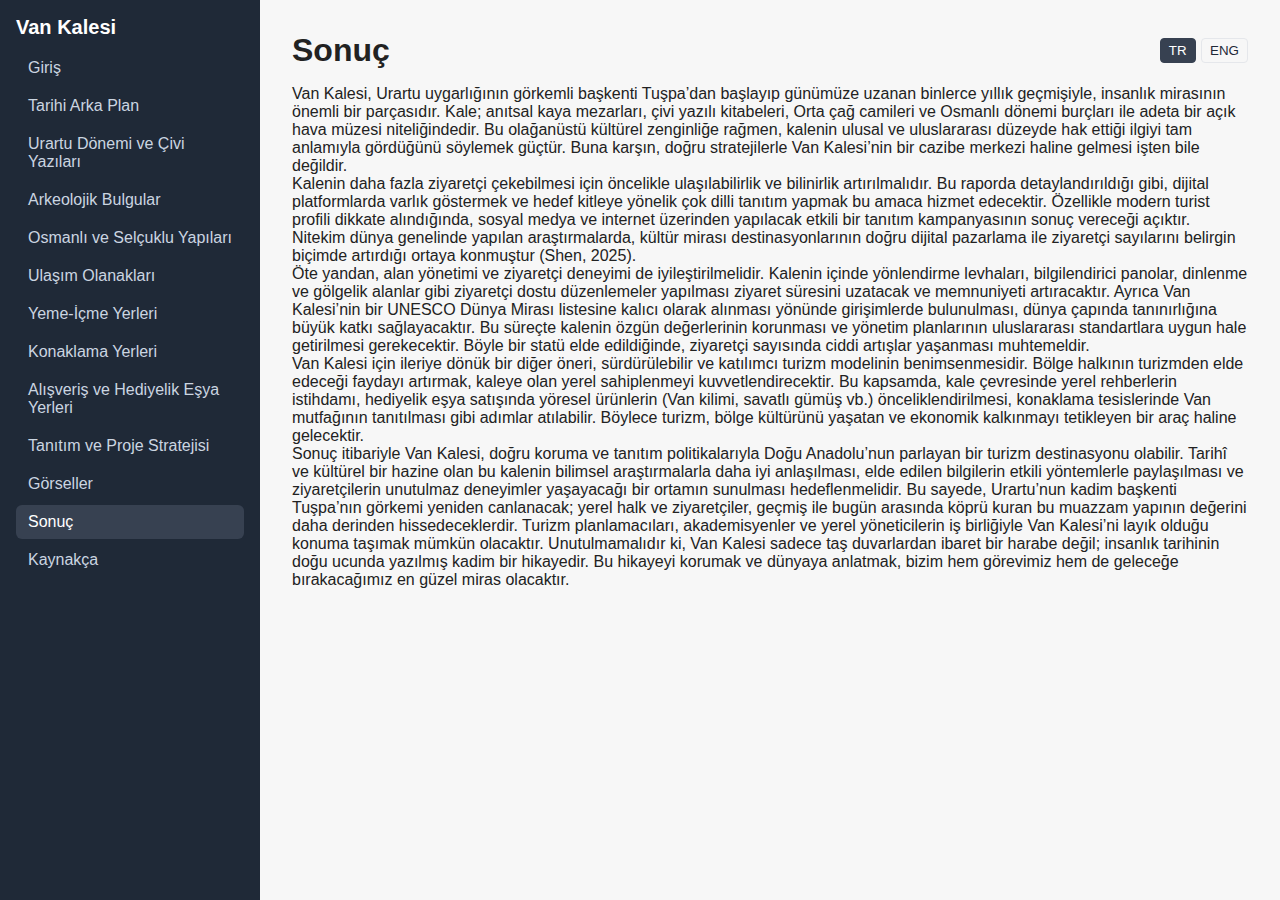
<file: VanKalesi/pages/sonuc.html>
<!doctype html>
<html lang="tr">
<head>
  <meta charset="utf-8">
  <meta name="viewport" content="width=device-width,initial-scale=1">
  <title>Sonuç - Van Kalesi</title>
  <link rel="stylesheet" href="../css/styles.css">
</head>
<body>
  <div class="app">
    <aside class="sidebar" id="sidebar">
      <div class="brand">Van Kalesi</div>
      <button id="toggleBtn" class="toggle">☰</button>
      <nav class="menu">
        <a href="../index.html" data-i18n="nav.home">Giriş</a>
        <a href="tarih.html" data-i18n="nav.tarih">Tarihi Arka Plan</a>
        <a href="urartu.html" data-i18n="nav.urartu">Urartu Dönemi ve Çivi Yazıları</a>
        <a href="arkeoloji.html" data-i18n="nav.arkeoloji">Arkeolojik Bulgular</a>
        <a href="osmanli.html" data-i18n="nav.osmanli">Osmanlı ve Selçuklu Yapıları</a>
        <a href="ulasim.html" data-i18n="nav.ulasim">Ulaşım Olanakları</a>
        <a href="yeme-icme.html" data-i18n="nav.yemeicme">Yeme-İçme Yerleri</a>
        <a href="konaklama.html" data-i18n="nav.konaklama">Konaklama Yerleri</a>
        <a href="alisveris.html" data-i18n="nav.alisveris">Alışveriş ve Hediyelik Eşya Yerleri</a>
        <a href="tanitim.html" data-i18n="nav.tanitim">Tanıtım ve Proje Stratejisi</a>
        <a href="gorseller.html" data-i18n="nav.gorseller">Görseller</a>
        <a href="sonuc.html" class="active" data-i18n="nav.sonuc">Sonuç</a>
        <a href="kaynakca.html" data-i18n="nav.kaynakca">Kaynakça</a>
      </nav>
    </aside>

    <main class="content">
      <header>
        <h1 data-i18n="title.sonuc">Sonuç</h1>
        <div class="lang-switch" id="langSwitch">
          <button data-lang="tr" class="active">TR</button>
          <button data-lang="en">ENG</button>
        </div>
      </header>

      <section class="conclusion">
        <p data-i18n="sonuc.p1">Van Kalesi, Urartu uygarlığının görkemli başkenti Tuşpa’dan başlayıp günümüze uzanan binlerce yıllık geçmişiyle, insanlık mirasının önemli bir parçasıdır. Kale; anıtsal kaya mezarları, çivi yazılı kitabeleri, Orta çağ camileri ve Osmanlı dönemi burçları ile adeta bir açık hava müzesi niteliğindedir. Bu olağanüstü kültürel zenginliğe rağmen, kalenin ulusal ve uluslararası düzeyde hak ettiği ilgiyi tam anlamıyla gördüğünü söylemek güçtür. Buna karşın, doğru stratejilerle Van Kalesi’nin bir cazibe merkezi haline gelmesi işten bile değildir.</p>

        <p data-i18n="sonuc.p2">Kalenin daha fazla ziyaretçi çekebilmesi için öncelikle ulaşılabilirlik ve bilinirlik artırılmalıdır. Bu raporda detaylandırıldığı gibi, dijital platformlarda varlık göstermek ve hedef kitleye yönelik çok dilli tanıtım yapmak bu amaca hizmet edecektir. Özellikle modern turist profili dikkate alındığında, sosyal medya ve internet üzerinden yapılacak etkili bir tanıtım kampanyasının sonuç vereceği açıktır. Nitekim dünya genelinde yapılan araştırmalarda, kültür mirası destinasyonlarının doğru dijital pazarlama ile ziyaretçi sayılarını belirgin biçimde artırdığı ortaya konmuştur (Shen, 2025).</p>

        <p data-i18n="sonuc.p3">Öte yandan, alan yönetimi ve ziyaretçi deneyimi de iyileştirilmelidir. Kalenin içinde yönlendirme levhaları, bilgilendirici panolar, dinlenme ve gölgelik alanlar gibi ziyaretçi dostu düzenlemeler yapılması ziyaret süresini uzatacak ve memnuniyeti artıracaktır. Ayrıca Van Kalesi’nin bir UNESCO Dünya Mirası listesine kalıcı olarak alınması yönünde girişimlerde bulunulması, dünya çapında tanınırlığına büyük katkı sağlayacaktır. Bu süreçte kalenin özgün değerlerinin korunması ve yönetim planlarının uluslararası standartlara uygun hale getirilmesi gerekecektir. Böyle bir statü elde edildiğinde, ziyaretçi sayısında ciddi artışlar yaşanması muhtemeldir.</p>

        <p data-i18n="sonuc.p4">Van Kalesi için ileriye dönük bir diğer öneri, sürdürülebilir ve katılımcı turizm modelinin benimsenmesidir. Bölge halkının turizmden elde edeceği faydayı artırmak, kaleye olan yerel sahiplenmeyi kuvvetlendirecektir. Bu kapsamda, kale çevresinde yerel rehberlerin istihdamı, hediyelik eşya satışında yöresel ürünlerin (Van kilimi, savatlı gümüş vb.) önceliklendirilmesi, konaklama tesislerinde Van mutfağının tanıtılması gibi adımlar atılabilir. Böylece turizm, bölge kültürünü yaşatan ve ekonomik kalkınmayı tetikleyen bir araç haline gelecektir.</p>

        <p data-i18n="sonuc.p5">Sonuç itibariyle Van Kalesi, doğru koruma ve tanıtım politikalarıyla Doğu Anadolu’nun parlayan bir turizm destinasyonu olabilir. Tarihî ve kültürel bir hazine olan bu kalenin bilimsel araştırmalarla daha iyi anlaşılması, elde edilen bilgilerin etkili yöntemlerle paylaşılması ve ziyaretçilerin unutulmaz deneyimler yaşayacağı bir ortamın sunulması hedeflenmelidir. Bu sayede, Urartu’nun kadim başkenti Tuşpa’nın görkemi yeniden canlanacak; yerel halk ve ziyaretçiler, geçmiş ile bugün arasında köprü kuran bu muazzam yapının değerini daha derinden hissedeceklerdir. Turizm planlamacıları, akademisyenler ve yerel yöneticilerin iş birliğiyle Van Kalesi’ni layık olduğu konuma taşımak mümkün olacaktır. Unutulmamalıdır ki, Van Kalesi sadece taş duvarlardan ibaret bir harabe değil; insanlık tarihinin doğu ucunda yazılmış kadim bir hikayedir. Bu hikayeyi korumak ve dünyaya anlatmak, bizim hem görevimiz hem de geleceğe bırakacağımız en güzel miras olacaktır.</p>
      </section>
    </main>
  </div>
  <script src="../js/main.js"></script>
</body>
</html>
</file>
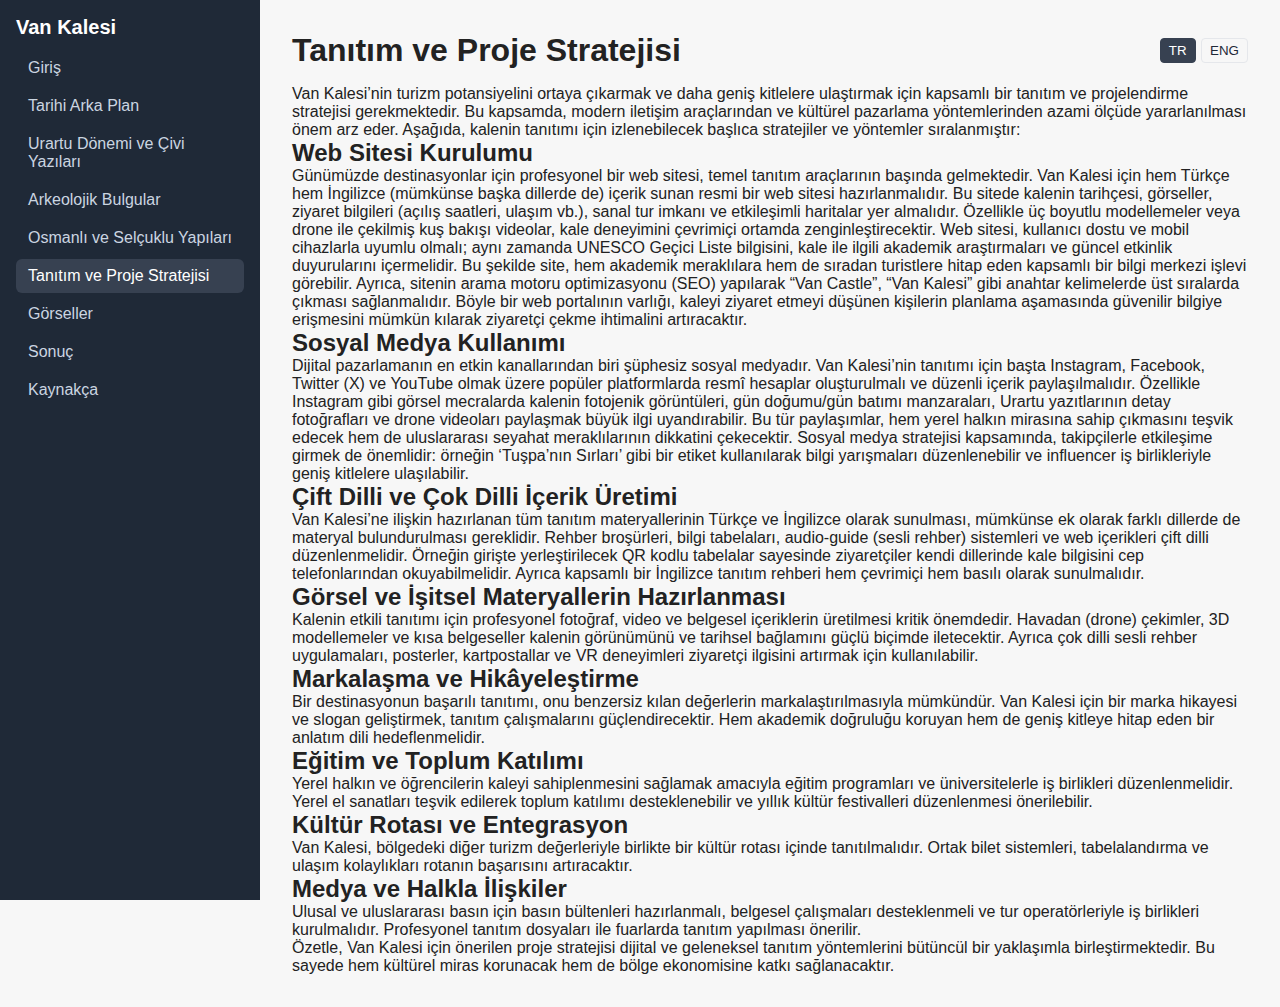
<file: VanKalesi/pages/tanitim.html>
<!doctype html>
<html lang="tr">
<head>
  <meta charset="utf-8">
  <meta name="viewport" content="width=device-width,initial-scale=1">
  <title>Tanıtım ve Proje Stratejisi - Van Kalesi</title>
  <link rel="stylesheet" href="../css/styles.css">
</head>
<body>
  <div class="app">
    <aside class="sidebar" id="sidebar">
      <div class="brand">Van Kalesi</div>
      <button id="toggleBtn" class="toggle">☰</button>
      <nav class="menu">
        <a href="../index.html" data-i18n="nav.home">Giriş</a>
        <a href="tarih.html" data-i18n="nav.tarih">Tarihi Arka Plan</a>
        <a href="urartu.html" data-i18n="nav.urartu">Urartu Dönemi ve Çivi Yazıları</a>
        <a href="arkeoloji.html" data-i18n="nav.arkeoloji">Arkeolojik Bulgular</a>
        <a href="osmanli.html" data-i18n="nav.osmanli">Osmanlı ve Selçuklu Yapıları</a>
        <a href="tanitim.html" class="active" data-i18n="nav.tanitim">Tanıtım ve Proje Stratejisi</a>
        <a href="gorseller.html" data-i18n="nav.gorseller">Görseller</a>
        <a href="sonuc.html" data-i18n="nav.sonuc">Sonuç</a>
        <a href="kaynakca.html" data-i18n="nav.kaynakca">Kaynakça</a>
      </nav>
    </aside>

    <main class="content">
      <header>
        <h1 data-i18n="title.tanitim">Tanıtım ve Proje Stratejisi</h1>
        <div class="lang-switch" id="langSwitch">
          <button data-lang="tr" class="active">TR</button>
          <button data-lang="en">ENG</button>
        </div>
      </header>

      <section class="strategy">
        <p data-i18n="tanitim.intro">Van Kalesi’nin turizm potansiyelini ortaya çıkarmak ve daha geniş kitlelere ulaştırmak için kapsamlı bir tanıtım ve projelendirme stratejisi gerekmektedir. Bu kapsamda, modern iletişim araçlarından ve kültürel pazarlama yöntemlerinden azami ölçüde yararlanılması önem arz eder. Aşağıda, kalenin tanıtımı için izlenebilecek başlıca stratejiler ve yöntemler sıralanmıştır:</p>

        <h2 data-i18n="tanitim.web.h">Web Sitesi Kurulumu</h2>
        <p data-i18n="tanitim.web.p">Günümüzde destinasyonlar için profesyonel bir web sitesi, temel tanıtım araçlarının başında gelmektedir. Van Kalesi için hem Türkçe hem İngilizce (mümkünse başka dillerde de) içerik sunan resmi bir web sitesi hazırlanmalıdır. Bu sitede kalenin tarihçesi, görseller, ziyaret bilgileri (açılış saatleri, ulaşım vb.), sanal tur imkanı ve etkileşimli haritalar yer almalıdır. Özellikle üç boyutlu modellemeler veya drone ile çekilmiş kuş bakışı videolar, kale deneyimini çevrimiçi ortamda zenginleştirecektir. Web sitesi, kullanıcı dostu ve mobil cihazlarla uyumlu olmalı; aynı zamanda UNESCO Geçici Liste bilgisini, kale ile ilgili akademik araştırmaları ve güncel etkinlik duyurularını içermelidir. Bu şekilde site, hem akademik meraklılara hem de sıradan turistlere hitap eden kapsamlı bir bilgi merkezi işlevi görebilir. Ayrıca, sitenin arama motoru optimizasyonu (SEO) yapılarak “Van Castle”, “Van Kalesi” gibi anahtar kelimelerde üst sıralarda çıkması sağlanmalıdır. Böyle bir web portalının varlığı, kaleyi ziyaret etmeyi düşünen kişilerin planlama aşamasında güvenilir bilgiye erişmesini mümkün kılarak ziyaretçi çekme ihtimalini artıracaktır.</p>

        <h2 data-i18n="tanitim.social.h">Sosyal Medya Kullanımı</h2>
        <p data-i18n="tanitim.social.p">Dijital pazarlamanın en etkin kanallarından biri şüphesiz sosyal medyadır. Van Kalesi’nin tanıtımı için başta Instagram, Facebook, Twitter (X) ve YouTube olmak üzere popüler platformlarda resmî hesaplar oluşturulmalı ve düzenli içerik paylaşılmalıdır. Özellikle Instagram gibi görsel mecralarda kalenin fotojenik görüntüleri, gün doğumu/gün batımı manzaraları, Urartu yazıtlarının detay fotoğrafları ve drone videoları paylaşmak büyük ilgi uyandırabilir. Bu tür paylaşımlar, hem yerel halkın mirasına sahip çıkmasını teşvik edecek hem de uluslararası seyahat meraklılarının dikkatini çekecektir. Sosyal medya stratejisi kapsamında, takipçilerle etkileşime girmek de önemlidir: örneğin ‘Tuşpa’nın Sırları’ gibi bir etiket kullanılarak bilgi yarışmaları düzenlenebilir ve influencer iş birlikleriyle geniş kitlelere ulaşılabilir.</p>

        <h2 data-i18n="tanitim.multilang.h">Çift Dilli ve Çok Dilli İçerik Üretimi</h2>
        <p data-i18n="tanitim.multilang.p">Van Kalesi’ne ilişkin hazırlanan tüm tanıtım materyallerinin Türkçe ve İngilizce olarak sunulması, mümkünse ek olarak farklı dillerde de materyal bulundurulması gereklidir. Rehber broşürleri, bilgi tabelaları, audio-guide (sesli rehber) sistemleri ve web içerikleri çift dilli düzenlenmelidir. Örneğin girişte yerleştirilecek QR kodlu tabelalar sayesinde ziyaretçiler kendi dillerinde kale bilgisini cep telefonlarından okuyabilmelidir. Ayrıca kapsamlı bir İngilizce tanıtım rehberi hem çevrimiçi hem basılı olarak sunulmalıdır.</p>

        <h2 data-i18n="tanitim.media.h">Görsel ve İşitsel Materyallerin Hazırlanması</h2>
        <p data-i18n="tanitim.media.p">Kalenin etkili tanıtımı için profesyonel fotoğraf, video ve belgesel içeriklerin üretilmesi kritik önemdedir. Havadan (drone) çekimler, 3D modellemeler ve kısa belgeseller kalenin görünümünü ve tarihsel bağlamını güçlü biçimde iletecektir. Ayrıca çok dilli sesli rehber uygulamaları, posterler, kartpostallar ve VR deneyimleri ziyaretçi ilgisini artırmak için kullanılabilir.</p>

        <h2 data-i18n="tanitim.brand.h">Markalaşma ve Hikâyeleştirme</h2>
        <p data-i18n="tanitim.brand.p">Bir destinasyonun başarılı tanıtımı, onu benzersiz kılan değerlerin markalaştırılmasıyla mümkündür. Van Kalesi için bir marka hikayesi ve slogan geliştirmek, tanıtım çalışmalarını güçlendirecektir. Hem akademik doğruluğu koruyan hem de geniş kitleye hitap eden bir anlatım dili hedeflenmelidir.</p>

        <h2 data-i18n="tanitim.educ.h">Eğitim ve Toplum Katılımı</h2>
        <p data-i18n="tanitim.educ.p">Yerel halkın ve öğrencilerin kaleyi sahiplenmesini sağlamak amacıyla eğitim programları ve üniversitelerle iş birlikleri düzenlenmelidir. Yerel el sanatları teşvik edilerek toplum katılımı desteklenebilir ve yıllık kültür festivalleri düzenlenmesi önerilebilir.</p>

        <h2 data-i18n="tanitim.route.h">Kültür Rotası ve Entegrasyon</h2>
        <p data-i18n="tanitim.route.p">Van Kalesi, bölgedeki diğer turizm değerleriyle birlikte bir kültür rotası içinde tanıtılmalıdır. Ortak bilet sistemleri, tabelalandırma ve ulaşım kolaylıkları rotanın başarısını artıracaktır.</p>

        <h2 data-i18n="tanitim.pr.h">Medya ve Halkla İlişkiler</h2>
        <p data-i18n="tanitim.pr.p">Ulusal ve uluslararası basın için basın bültenleri hazırlanmalı, belgesel çalışmaları desteklenmeli ve tur operatörleriyle iş birlikleri kurulmalıdır. Profesyonel tanıtım dosyaları ile fuarlarda tanıtım yapılması önerilir.</p>

        <p data-i18n="tanitim.conclusion">Özetle, Van Kalesi için önerilen proje stratejisi dijital ve geleneksel tanıtım yöntemlerini bütüncül bir yaklaşımla birleştirmektedir. Bu sayede hem kültürel miras korunacak hem de bölge ekonomisine katkı sağlanacaktır.</p>
      </section>
    </main>
  </div>
  <script src="../js/main.js"></script>
</body>
</html>
</file>
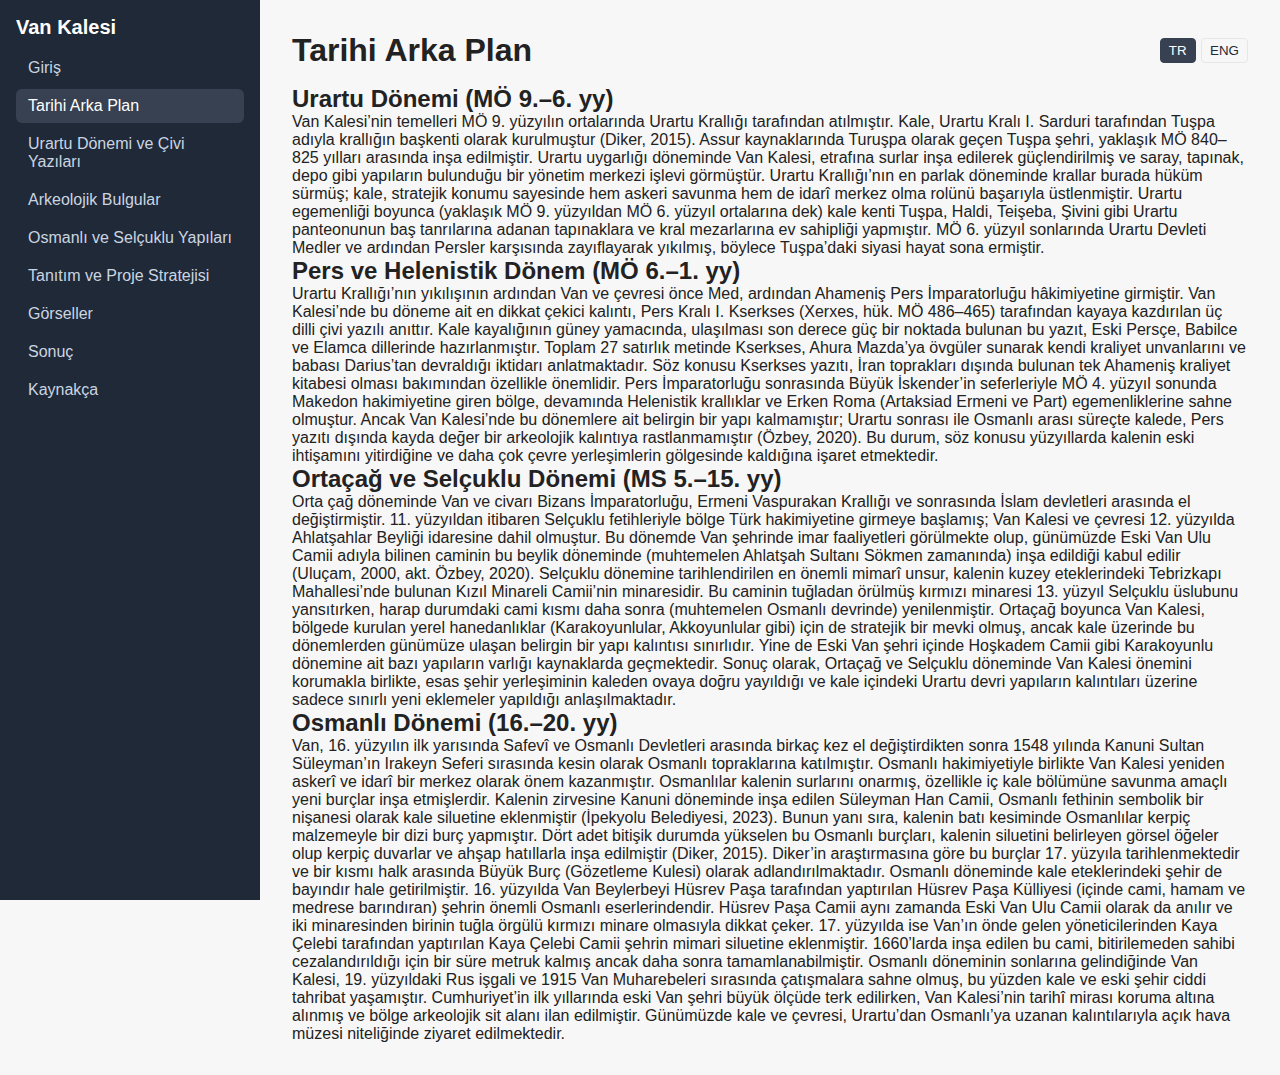
<file: VanKalesi/pages/tarih.html>
<!doctype html>
<html lang="tr">
<head>
  <meta charset="utf-8">
  <meta name="viewport" content="width=device-width,initial-scale=1">
  <title>Tarihi Arka Plan - Van Kalesi</title>
  <link rel="stylesheet" href="../css/styles.css">
</head>
<body>
  <div class="app">
    <aside class="sidebar" id="sidebar">
      <div class="brand">Van Kalesi</div>
      <button id="toggleBtn" class="toggle">☰</button>
      <nav class="menu">
        <a href="../index.html" data-i18n="nav.home">Giriş</a>
        <a href="tarih.html" class="active" data-i18n="nav.tarih">Tarihi Arka Plan</a>
        <a href="urartu.html" data-i18n="nav.urartu">Urartu Dönemi ve Çivi Yazıları</a>
        <a href="arkeoloji.html" data-i18n="nav.arkeoloji">Arkeolojik Bulgular</a>
        <a href="osmanli.html" data-i18n="nav.osmanli">Osmanlı ve Selçuklu Yapıları</a>
        <a href="tanitim.html" data-i18n="nav.tanitim">Tanıtım ve Proje Stratejisi</a>
        <a href="gorseller.html" data-i18n="nav.gorseller">Görseller</a>
        <a href="sonuc.html" data-i18n="nav.sonuc">Sonuç</a>
        <a href="kaynakca.html" data-i18n="nav.kaynakca">Kaynakça</a>
      </nav>
    </aside>

    <main class="content">
      <header>
        <h1 data-i18n="title.tarih">Tarihi Arka Plan</h1>
        <div class="lang-switch" id="langSwitch">
          <button data-lang="tr" class="active">TR</button>
          <button data-lang="en">ENG</button>
        </div>
      </header>

      <section class="history">
        <h2 data-i18n="tarih.urartu.h">Urartu Dönemi (MÖ 9.–6. yy)</h2>
        <p data-i18n="tarih.urartu.p">Van Kalesi’nin temelleri MÖ 9. yüzyılın ortalarında Urartu Krallığı tarafından atılmıştır. Kale, Urartu Kralı I. Sarduri tarafından Tuşpa adıyla krallığın başkenti olarak kurulmuştur (Diker, 2015). Assur kaynaklarında Turuşpa olarak geçen Tuşpa şehri, yaklaşık MÖ 840–825 yılları arasında inşa edilmiştir. Urartu uygarlığı döneminde Van Kalesi, etrafına surlar inşa edilerek güçlendirilmiş ve saray, tapınak, depo gibi yapıların bulunduğu bir yönetim merkezi işlevi görmüştür. Urartu Krallığı’nın en parlak döneminde krallar burada hüküm sürmüş; kale, stratejik konumu sayesinde hem askeri savunma hem de idarî merkez olma rolünü başarıyla üstlenmiştir. Urartu egemenliği boyunca (yaklaşık MÖ 9. yüzyıldan MÖ 6. yüzyıl ortalarına dek) kale kenti Tuşpa, Haldi, Teişeba, Şivini gibi Urartu panteonunun baş tanrılarına adanan tapınaklara ve kral mezarlarına ev sahipliği yapmıştır. MÖ 6. yüzyıl sonlarında Urartu Devleti Medler ve ardından Persler karşısında zayıflayarak yıkılmış, böylece Tuşpa’daki siyasi hayat sona ermiştir.</p>

        <h2 data-i18n="tarih.pers.h">Pers ve Helenistik Dönem (MÖ 6.–1. yy)</h2>
        <p data-i18n="tarih.pers.p">Urartu Krallığı’nın yıkılışının ardından Van ve çevresi önce Med, ardından Ahameniş Pers İmparatorluğu hâkimiyetine girmiştir. Van Kalesi’nde bu döneme ait en dikkat çekici kalıntı, Pers Kralı I. Kserkses (Xerxes, hük. MÖ 486–465) tarafından kayaya kazdırılan üç dilli çivi yazılı anıttır. Kale kayalığının güney yamacında, ulaşılması son derece güç bir noktada bulunan bu yazıt, Eski Persçe, Babilce ve Elamca dillerinde hazırlanmıştır. Toplam 27 satırlık metinde Kserkses, Ahura Mazda’ya övgüler sunarak kendi kraliyet unvanlarını ve babası Darius’tan devraldığı iktidarı anlatmaktadır. Söz konusu Kserkses yazıtı, İran toprakları dışında bulunan tek Ahameniş kraliyet kitabesi olması bakımından özellikle önemlidir. Pers İmparatorluğu sonrasında Büyük İskender’in seferleriyle MÖ 4. yüzyıl sonunda Makedon hakimiyetine giren bölge, devamında Helenistik krallıklar ve Erken Roma (Artaksiad Ermeni ve Part) egemenliklerine sahne olmuştur. Ancak Van Kalesi’nde bu dönemlere ait belirgin bir yapı kalmamıştır; Urartu sonrası ile Osmanlı arası süreçte kalede, Pers yazıtı dışında kayda değer bir arkeolojik kalıntıya rastlanmamıştır (Özbey, 2020). Bu durum, söz konusu yüzyıllarda kalenin eski ihtişamını yitirdiğine ve daha çok çevre yerleşimlerin gölgesinde kaldığına işaret etmektedir.</p>

        <h2 data-i18n="tarih.orta.h">Ortaçağ ve Selçuklu Dönemi (MS 5.–15. yy)</h2>
        <p data-i18n="tarih.orta.p">Orta çağ döneminde Van ve civarı Bizans İmparatorluğu, Ermeni Vaspurakan Krallığı ve sonrasında İslam devletleri arasında el değiştirmiştir. 11. yüzyıldan itibaren Selçuklu fetihleriyle bölge Türk hakimiyetine girmeye başlamış; Van Kalesi ve çevresi 12. yüzyılda Ahlatşahlar Beyliği idaresine dahil olmuştur. Bu dönemde Van şehrinde imar faaliyetleri görülmekte olup, günümüzde Eski Van Ulu Camii adıyla bilinen caminin bu beylik döneminde (muhtemelen Ahlatşah Sultanı Sökmen zamanında) inşa edildiği kabul edilir (Uluçam, 2000, akt. Özbey, 2020). Selçuklu dönemine tarihlendirilen en önemli mimarî unsur, kalenin kuzey eteklerindeki Tebrizkapı Mahallesi’nde bulunan Kızıl Minareli Camii’nin minaresidir. Bu caminin tuğladan örülmüş kırmızı minaresi 13. yüzyıl Selçuklu üslubunu yansıtırken, harap durumdaki cami kısmı daha sonra (muhtemelen Osmanlı devrinde) yenilenmiştir. Ortaçağ boyunca Van Kalesi, bölgede kurulan yerel hanedanlıklar (Karakoyunlular, Akkoyunlular gibi) için de stratejik bir mevki olmuş, ancak kale üzerinde bu dönemlerden günümüze ulaşan belirgin bir yapı kalıntısı sınırlıdır. Yine de Eski Van şehri içinde Hoşkadem Camii gibi Karakoyunlu dönemine ait bazı yapıların varlığı kaynaklarda geçmektedir. Sonuç olarak, Ortaçağ ve Selçuklu döneminde Van Kalesi önemini korumakla birlikte, esas şehir yerleşiminin kaleden ovaya doğru yayıldığı ve kale içindeki Urartu devri yapıların kalıntıları üzerine sadece sınırlı yeni eklemeler yapıldığı anlaşılmaktadır.</p>

        <h2 data-i18n="tarih.osmanli.h">Osmanlı Dönemi (16.–20. yy)</h2>
        <p data-i18n="tarih.osmanli.p">Van, 16. yüzyılın ilk yarısında Safevî ve Osmanlı Devletleri arasında birkaç kez el değiştirdikten sonra 1548 yılında Kanuni Sultan Süleyman’ın Irakeyn Seferi sırasında kesin olarak Osmanlı topraklarına katılmıştır. Osmanlı hakimiyetiyle birlikte Van Kalesi yeniden askerî ve idarî bir merkez olarak önem kazanmıştır. Osmanlılar kalenin surlarını onarmış, özellikle iç kale bölümüne savunma amaçlı yeni burçlar inşa etmişlerdir. Kalenin zirvesine Kanuni döneminde inşa edilen Süleyman Han Camii, Osmanlı fethinin sembolik bir nişanesi olarak kale siluetine eklenmiştir (İpekyolu Belediyesi, 2023). Bunun yanı sıra, kalenin batı kesiminde Osmanlılar kerpiç malzemeyle bir dizi burç yapmıştır. Dört adet bitişik durumda yükselen bu Osmanlı burçları, kalenin siluetini belirleyen görsel öğeler olup kerpiç duvarlar ve ahşap hatıllarla inşa edilmiştir (Diker, 2015). Diker’in araştırmasına göre bu burçlar 17. yüzyıla tarihlenmektedir ve bir kısmı halk arasında Büyük Burç (Gözetleme Kulesi) olarak adlandırılmaktadır. Osmanlı döneminde kale eteklerindeki şehir de bayındır hale getirilmiştir. 16. yüzyılda Van Beylerbeyi Hüsrev Paşa tarafından yaptırılan Hüsrev Paşa Külliyesi (içinde cami, hamam ve medrese barındıran) şehrin önemli Osmanlı eserlerindendir. Hüsrev Paşa Camii aynı zamanda Eski Van Ulu Camii olarak da anılır ve iki minaresinden birinin tuğla örgülü kırmızı minare olmasıyla dikkat çeker. 17. yüzyılda ise Van’ın önde gelen yöneticilerinden Kaya Çelebi tarafından yaptırılan Kaya Çelebi Camii şehrin mimari siluetine eklenmiştir. 1660’larda inşa edilen bu cami, bitirilemeden sahibi cezalandırıldığı için bir süre metruk kalmış ancak daha sonra tamamlanabilmiştir. Osmanlı döneminin sonlarına gelindiğinde Van Kalesi, 19. yüzyıldaki Rus işgali ve 1915 Van Muharebeleri sırasında çatışmalara sahne olmuş, bu yüzden kale ve eski şehir ciddi tahribat yaşamıştır. Cumhuriyet’in ilk yıllarında eski Van şehri büyük ölçüde terk edilirken, Van Kalesi’nin tarihî mirası koruma altına alınmış ve bölge arkeolojik sit alanı ilan edilmiştir. Günümüzde kale ve çevresi, Urartu’dan Osmanlı’ya uzanan kalıntılarıyla açık hava müzesi niteliğinde ziyaret edilmektedir.</p>
      </section>
    </main>
  </div>
  <script src="../js/main.js"></script>
</body>
</html>
</file>
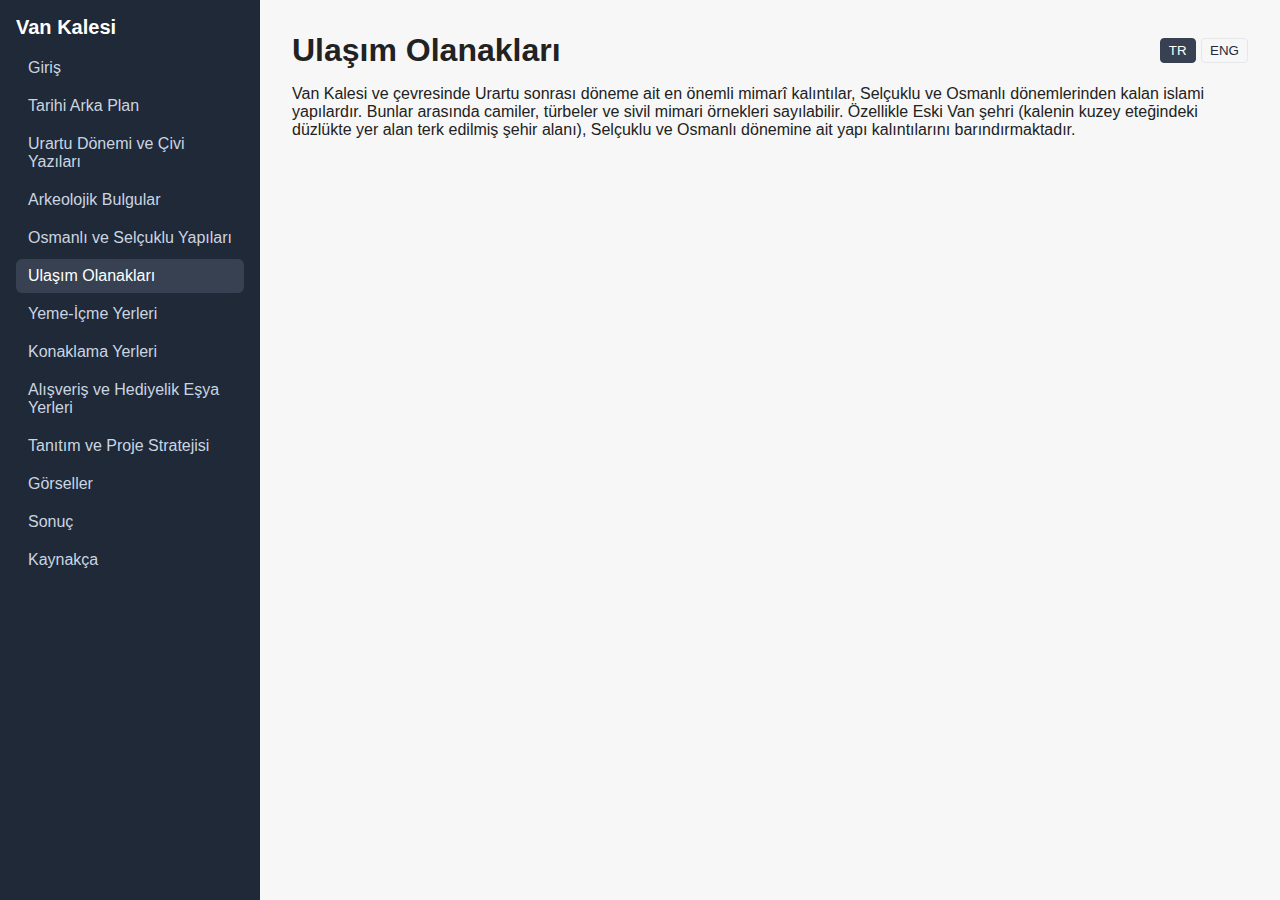
<file: VanKalesi/pages/ulasim.html>
<!doctype html>
<html lang="tr">
<head>
  <meta charset="utf-8">
  <meta name="viewport" content="width=device-width,initial-scale=1">
  <title>Ulaşım Olanakları - Van Kalesi</title>
  <link rel="stylesheet" href="../css/styles.css">
</head>
<body>
  <div class="app">
    <aside class="sidebar" id="sidebar">
      <div class="brand">Van Kalesi</div>
      <button id="toggleBtn" class="toggle">☰</button>
      <nav class="menu">
        <a href="../index.html" data-i18n="nav.home">Giriş</a>
        <a href="tarih.html" data-i18n="nav.tarih">Tarihi Arka Plan</a>
        <a href="urartu.html" data-i18n="nav.urartu">Urartu Dönemi ve Çivi Yazıları</a>
        <a href="arkeoloji.html" data-i18n="nav.arkeoloji">Arkeolojik Bulgular</a>
        <a href="osmanli.html"  data-i18n="nav.osmanli">Osmanlı ve Selçuklu Yapıları</a>
        <a href="ulasim.html" class="active" data-i18n="nav.ulasim">Ulaşım Olanakları</a>
        <a href="yeme-icme.html" data-i18n="nav.yemeicme">Yeme-İçme Yerleri</a>
        <a href="konaklama.html" data-i18n="nav.konaklama">Konaklama Yerleri</a>
        <a href="alisveris.html" data-i18n="nav.alisveris">Alışveriş ve Hediyelik Eşya Yerleri</a>
        <a href="tanitim.html" data-i18n="nav.tanitim">Tanıtım ve Proje Stratejisi</a>
        <a href="gorseller.html" data-i18n="nav.gorseller">Görseller</a>
        <a href="sonuc.html" data-i18n="nav.sonuc">Sonuç</a>
        <a href="kaynakca.html" data-i18n="nav.kaynakca">Kaynakça</a>
      </nav>
    </aside>

    <main class="content">
      <header>
        <h1 data-i18n="title.ulasim">Ulaşım Olanakları</h1>
        <div class="lang-switch" id="langSwitch">
          <button data-lang="tr" class="active">TR</button>
          <button data-lang="en">ENG</button>
        </div>
      </header>

      <section class="transport">
        <p data-i18n="ulasim.p">Van Kalesi ve çevresinde Urartu sonrası döneme ait en önemli mimarî kalıntılar, Selçuklu ve Osmanlı dönemlerinden kalan islami yapılardır. Bunlar arasında camiler, türbeler ve sivil mimari örnekleri sayılabilir. Özellikle Eski Van şehri (kalenin kuzey eteğindeki düzlükte yer alan terk edilmiş şehir alanı), Selçuklu ve Osmanlı dönemine ait yapı kalıntılarını barındırmaktadır.</p>
      </section>
    </main>
  </div>
  <script src="../js/main.js"></script>
</body>
</html>
</file>
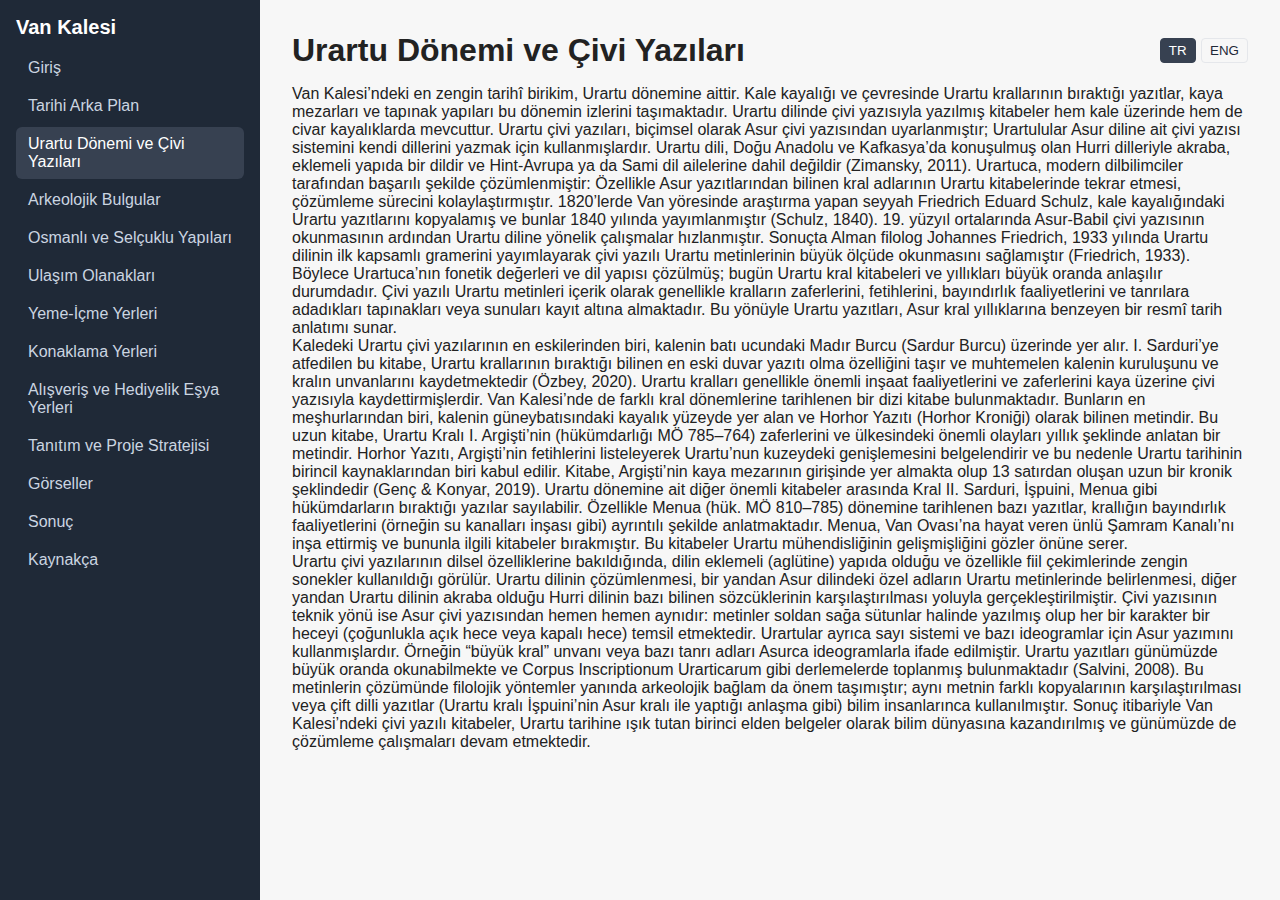
<file: VanKalesi/pages/urartu.html>
<!doctype html>
<html lang="tr">
<head>
  <meta charset="utf-8">
  <meta name="viewport" content="width=device-width,initial-scale=1">
  <title>Urartu Dönemi ve Çivi Yazıları - Van Kalesi</title>
  <link rel="stylesheet" href="../css/styles.css">
</head>
<body>
  <div class="app">
    <aside class="sidebar" id="sidebar">
      <div class="brand">Van Kalesi</div>
      <button id="toggleBtn" class="toggle">☰</button>
      <nav class="menu">
        <a href="../index.html" data-i18n="nav.home">Giriş</a>
        <a href="tarih.html" data-i18n="nav.tarih">Tarihi Arka Plan</a>
        <a href="urartu.html" class="active" data-i18n="nav.urartu">Urartu Dönemi ve Çivi Yazıları</a>
        <a href="arkeoloji.html" data-i18n="nav.arkeoloji">Arkeolojik Bulgular</a>
        <a href="osmanli.html" data-i18n="nav.osmanli">Osmanlı ve Selçuklu Yapıları</a>
        <a href="ulasim.html" data-i18n="nav.ulasim">Ulaşım Olanakları</a>
        <a href="yeme-icme.html" data-i18n="nav.yemeicme">Yeme-İçme Yerleri</a>
        <a href="konaklama.html" data-i18n="nav.konaklama">Konaklama Yerleri</a>
        <a href="alisveris.html" data-i18n="nav.alisveris">Alışveriş ve Hediyelik Eşya Yerleri</a>
        <a href="tanitim.html" class="active" data-i18n="nav.tanitim">Tanıtım ve Proje Stratejisi</a>
        <a href="gorseller.html" data-i18n="nav.gorseller">Görseller</a>
        <a href="sonuc.html" data-i18n="nav.sonuc">Sonuç</a>
        <a href="kaynakca.html" data-i18n="nav.kaynakca">Kaynakça</a>
      </nav>
    </aside>

    <main class="content">
      <header>
        <h1 data-i18n="title.urartu">Urartu Dönemi ve Çivi Yazıları</h1>
        <div class="lang-switch" id="langSwitch">
          <button data-lang="tr" class="active">TR</button>
          <button data-lang="en">ENG</button>
        </div>
      </header>

      <section class="urartu">
        <p data-i18n="urartu.p1">Van Kalesi’ndeki en zengin tarihî birikim, Urartu dönemine aittir. Kale kayalığı ve çevresinde Urartu krallarının bıraktığı yazıtlar, kaya mezarları ve tapınak yapıları bu dönemin izlerini taşımaktadır. Urartu dilinde çivi yazısıyla yazılmış kitabeler hem kale üzerinde hem de civar kayalıklarda mevcuttur. Urartu çivi yazıları, biçimsel olarak Asur çivi yazısından uyarlanmıştır; Urartulular Asur diline ait çivi yazısı sistemini kendi dillerini yazmak için kullanmışlardır. Urartu dili, Doğu Anadolu ve Kafkasya’da konuşulmuş olan Hurri dilleriyle akraba, eklemeli yapıda bir dildir ve Hint-Avrupa ya da Sami dil ailelerine dahil değildir (Zimansky, 2011). Urartuca, modern dilbilimciler tarafından başarılı şekilde çözümlenmiştir: Özellikle Asur yazıtlarından bilinen kral adlarının Urartu kitabelerinde tekrar etmesi, çözümleme sürecini kolaylaştırmıştır. 1820’lerde Van yöresinde araştırma yapan seyyah Friedrich Eduard Schulz, kale kayalığındaki Urartu yazıtlarını kopyalamış ve bunlar 1840 yılında yayımlanmıştır (Schulz, 1840). 19. yüzyıl ortalarında Asur-Babil çivi yazısının okunmasının ardından Urartu diline yönelik çalışmalar hızlanmıştır. Sonuçta Alman filolog Johannes Friedrich, 1933 yılında Urartu dilinin ilk kapsamlı gramerini yayımlayarak çivi yazılı Urartu metinlerinin büyük ölçüde okunmasını sağlamıştır (Friedrich, 1933). Böylece Urartuca’nın fonetik değerleri ve dil yapısı çözülmüş; bugün Urartu kral kitabeleri ve yıllıkları büyük oranda anlaşılır durumdadır. Çivi yazılı Urartu metinleri içerik olarak genellikle kralların zaferlerini, fetihlerini, bayındırlık faaliyetlerini ve tanrılara adadıkları tapınakları veya sunuları kayıt altına almaktadır. Bu yönüyle Urartu yazıtları, Asur kral yıllıklarına benzeyen bir resmî tarih anlatımı sunar.</p>

        <p data-i18n="urartu.p2">Kaledeki Urartu çivi yazılarının en eskilerinden biri, kalenin batı ucundaki Madır Burcu (Sardur Burcu) üzerinde yer alır. I. Sarduri’ye atfedilen bu kitabe, Urartu krallarının bıraktığı bilinen en eski duvar yazıtı olma özelliğini taşır ve muhtemelen kalenin kuruluşunu ve kralın unvanlarını kaydetmektedir (Özbey, 2020). Urartu kralları genellikle önemli inşaat faaliyetlerini ve zaferlerini kaya üzerine çivi yazısıyla kaydettirmişlerdir. Van Kalesi’nde de farklı kral dönemlerine tarihlenen bir dizi kitabe bulunmaktadır. Bunların en meşhurlarından biri, kalenin güneybatısındaki kayalık yüzeyde yer alan ve Horhor Yazıtı (Horhor Kroniği) olarak bilinen metindir. Bu uzun kitabe, Urartu Kralı I. Argişti’nin (hükümdarlığı MÖ 785–764) zaferlerini ve ülkesindeki önemli olayları yıllık şeklinde anlatan bir metindir. Horhor Yazıtı, Argişti’nin fetihlerini listeleyerek Urartu’nun kuzeydeki genişlemesini belgelendirir ve bu nedenle Urartu tarihinin birincil kaynaklarından biri kabul edilir. Kitabe, Argişti’nin kaya mezarının girişinde yer almakta olup 13 satırdan oluşan uzun bir kronik şeklindedir (Genç & Konyar, 2019). Urartu dönemine ait diğer önemli kitabeler arasında Kral II. Sarduri, İşpuini, Menua gibi hükümdarların bıraktığı yazılar sayılabilir. Özellikle Menua (hük. MÖ 810–785) dönemine tarihlenen bazı yazıtlar, krallığın bayındırlık faaliyetlerini (örneğin su kanalları inşası gibi) ayrıntılı şekilde anlatmaktadır. Menua, Van Ovası’na hayat veren ünlü Şamram Kanalı’nı inşa ettirmiş ve bununla ilgili kitabeler bırakmıştır. Bu kitabeler Urartu mühendisliğinin gelişmişliğini gözler önüne serer.</p>

        <p data-i18n="urartu.p3">Urartu çivi yazılarının dilsel özelliklerine bakıldığında, dilin eklemeli (aglütine) yapıda olduğu ve özellikle fiil çekimlerinde zengin sonekler kullanıldığı görülür. Urartu dilinin çözümlenmesi, bir yandan Asur dilindeki özel adların Urartu metinlerinde belirlenmesi, diğer yandan Urartu dilinin akraba olduğu Hurri dilinin bazı bilinen sözcüklerinin karşılaştırılması yoluyla gerçekleştirilmiştir. Çivi yazısının teknik yönü ise Asur çivi yazısından hemen hemen aynıdır: metinler soldan sağa sütunlar halinde yazılmış olup her bir karakter bir heceyi (çoğunlukla açık hece veya kapalı hece) temsil etmektedir. Urartular ayrıca sayı sistemi ve bazı ideogramlar için Asur yazımını kullanmışlardır. Örneğin “büyük kral” unvanı veya bazı tanrı adları Asurca ideogramlarla ifade edilmiştir. Urartu yazıtları günümüzde büyük oranda okunabilmekte ve Corpus Inscriptionum Urarticarum gibi derlemelerde toplanmış bulunmaktadır (Salvini, 2008). Bu metinlerin çözümünde filolojik yöntemler yanında arkeolojik bağlam da önem taşımıştır; aynı metnin farklı kopyalarının karşılaştırılması veya çift dilli yazıtlar (Urartu kralı İşpuini’nin Asur kralı ile yaptığı anlaşma gibi) bilim insanlarınca kullanılmıştır. Sonuç itibariyle Van Kalesi’ndeki çivi yazılı kitabeler, Urartu tarihine ışık tutan birinci elden belgeler olarak bilim dünyasına kazandırılmış ve günümüzde de çözümleme çalışmaları devam etmektedir.</p>
      </section>
    </main>
  </div>
  <script src="../js/main.js"></script>
</body>
</html>
</file>
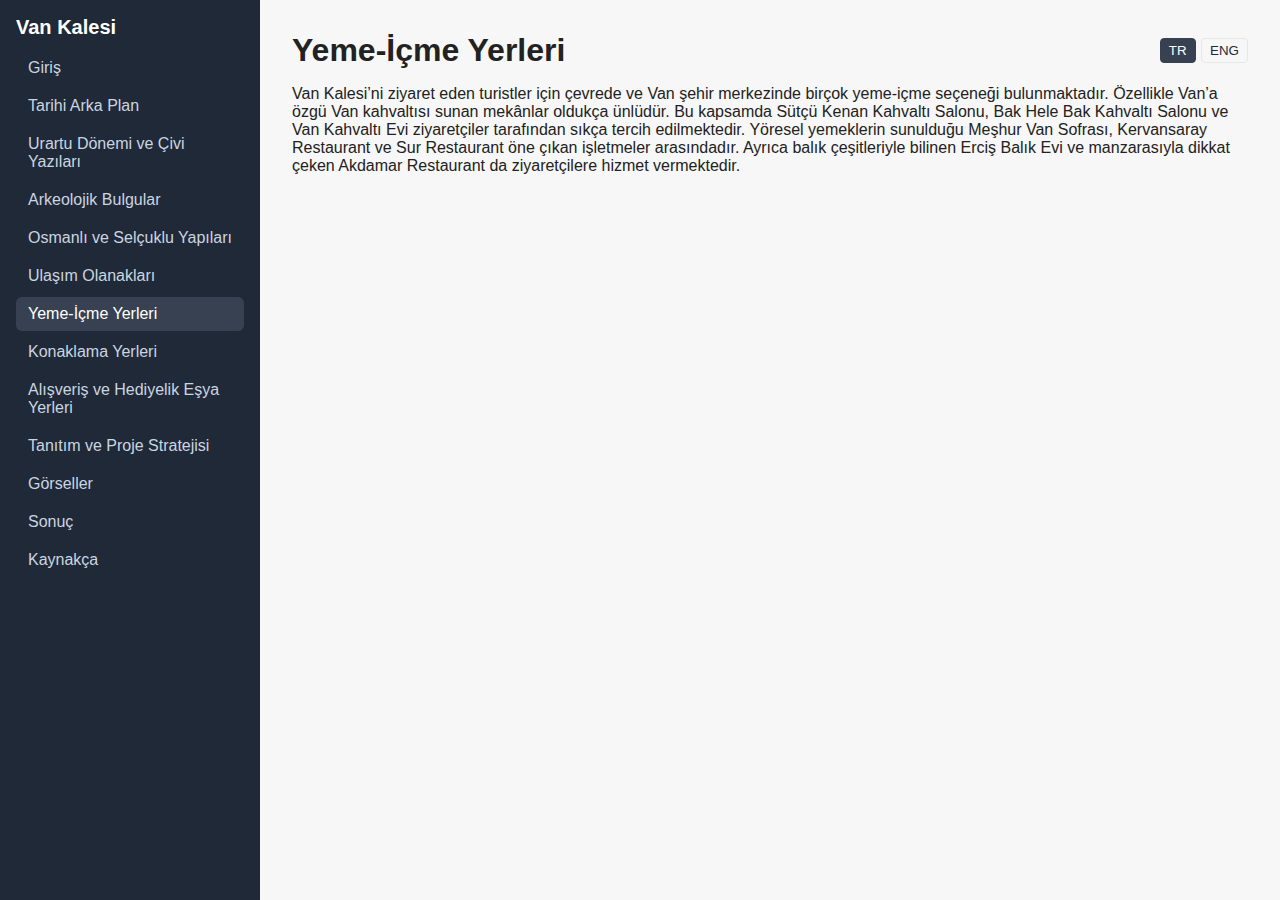
<file: VanKalesi/pages/yeme-icme.html>
<!doctype html>
<html lang="tr">
<head>
  <meta charset="utf-8">
  <meta name="viewport" content="width=device-width,initial-scale=1">
  <title>Tanıtım ve Proje Stratejisi - Van Kalesi</title>
  <link rel="stylesheet" href="../css/styles.css">
</head>
<body>
  <div class="app">
    <aside class="sidebar" id="sidebar">
      <div class="brand">Van Kalesi</div>
      <button id="toggleBtn" class="toggle">☰</button>
      <nav class="menu">
        <a href="../index.html" data-i18n="nav.home">Giriş</a>
        <a href="tarih.html" data-i18n="nav.tarih">Tarihi Arka Plan</a>
        <a href="urartu.html" data-i18n="nav.urartu">Urartu Dönemi ve Çivi Yazıları</a>
        <a href="arkeoloji.html" data-i18n="nav.arkeoloji">Arkeolojik Bulgular</a>
        <a href="osmanli.html" data-i18n="nav.osmanli">Osmanlı ve Selçuklu Yapıları</a>
        <a href="ulasim.html" data-i18n="nav.ulasim">Ulaşım Olanakları</a>
        <a href="yeme-icme.html" class="active" data-i18n="nav.yemeicme">Yeme-İçme Yerleri</a>
        <a href="konaklama.html" data-i18n="nav.konaklama">Konaklama Yerleri</a>
        <a href="alisveris.html" data-i18n="nav.alisveris">Alışveriş ve Hediyelik Eşya Yerleri</a>
        <a href="tanitim.html" data-i18n="nav.tanitim">Tanıtım ve Proje Stratejisi</a>
        <a href="gorseller.html" data-i18n="nav.gorseller">Görseller</a>
        <a href="sonuc.html" data-i18n="nav.sonuc">Sonuç</a>
        <a href="kaynakca.html" data-i18n="nav.kaynakca">Kaynakça</a>
      </nav>
    </aside>

    <main class="content">
      <header>
        <h1 data-i18n="title.yemeicme">Yeme-İçme Yerleri</h1>
        <div class="lang-switch" id="langSwitch">
          <button data-lang="tr" class="active">TR</button>
          <button data-lang="en">ENG</button>
        </div>
      </header>

      <section class="strategy">
        <p data-i18n="yemeicme.p">Van Kalesi’ni ziyaret eden turistler için çevrede ve Van şehir merkezinde birçok yeme-içme seçeneği bulunmaktadır. Özellikle Van’a özgü Van kahvaltısı sunan mekânlar oldukça ünlüdür. Bu kapsamda Sütçü Kenan Kahvaltı Salonu, Bak Hele Bak Kahvaltı Salonu ve Van Kahvaltı Evi ziyaretçiler tarafından sıkça tercih edilmektedir. Yöresel yemeklerin sunulduğu Meşhur Van Sofrası, Kervansaray Restaurant ve Sur Restaurant öne çıkan işletmeler arasındadır. Ayrıca balık çeşitleriyle bilinen Erciş Balık Evi ve manzarasıyla dikkat çeken Akdamar Restaurant da ziyaretçilere hizmet vermektedir.</p>

        </section>
    </main>
  </div>
  <script src="../js/main.js"></script>
</body>
</html>
</file>
<file: VanKalesi/css/styles.css>
/* Basic Reset */
*{box-sizing:border-box;margin:0;padding:0}
body{font-family:Segoe UI, Roboto, "Helvetica Neue", Arial, sans-serif;color:#222;background:#f7f7f7}
.app{display:flex;min-height:100vh}
/* Sidebar: sticky on desktop, fixed off-canvas on mobile. Make menu scrollable so it stays visible while page scrolls */
.sidebar{width:260px;background:#1f2937;color:#fff;padding:1rem;transition:width .25s;display:flex;flex-direction:column;position:sticky;top:0;height:100vh}
.sidebar .brand{font-size:1.25rem;font-weight:700;margin-bottom:.75rem}
.sidebar .toggle{display:none;background:transparent;border:none;color:#fff;font-size:1.25rem;margin-bottom:1rem}
/* Let the menu scroll independently if it grows taller than viewport */
.menu{display:flex;flex-direction:column;gap:.25rem;overflow:auto;padding-bottom:1rem}
.menu a{color:#cbd5e1;text-decoration:none;padding:.5rem .75rem;border-radius:6px}
.menu a.active,.menu a:hover{background:#374151;color:#fff}
.content{flex:1;padding:2rem}
header{display:flex;justify-content:space-between;align-items:center;margin-bottom:1rem}
header h1{font-size:2rem;margin:0}
.lang-switch{display:flex;gap:.35rem}
.lang-switch button{background:transparent;border:1px solid #e5e7eb;padding:.25rem .5rem;border-radius:4px;cursor:pointer;color:#1f2937}
.lang-switch button.active{background:#374151;color:#fff;border-color:#374151}
.intro{display:grid;grid-template-columns:320px 1fr;gap:1.5rem;align-items:start}
.hero img{width:100%;height:auto;border-radius:6px;display:block}
.hero figcaption{font-size:.85rem;color:#555;margin-top:.5rem}
.text p{margin-bottom:1rem;color:#333;line-height:1.6}
.text h2{margin-top:1rem;margin-bottom:.5rem}

/* Gallery styles for Görseller page */
.gallery{display:grid;grid-template-columns:repeat(2,minmax(360px,1fr));gap:1.5rem;margin-top:1rem;align-items:start}
.gallery figure{background:#fff;padding:.5rem;border-radius:6px;border:1px solid #e5e7eb;display:flex;flex-direction:column;align-items:stretch;justify-content:center;overflow:hidden}
.gallery img{width:100%;height:640px;display:block;border-radius:4px;object-fit:contain;background:#f8fafc}
.gallery figcaption{font-size:.95rem;color:#444;margin-top:.5rem;text-align:center}
.placeholder{color:#666;padding:1rem;background:#fff;border-radius:6px;border:1px dashed #e5e7eb;text-align:center}

@media(max-width:800px){
  .gallery{grid-template-columns:1fr}
  .gallery img{height:480px}
  .sidebar{position:fixed;left:-280px;top:0;height:100vh;z-index:40;width:260px}
  .sidebar.open{left:0}
  .sidebar .toggle{display:block}
  .menu{overflow:auto}
  .content{padding:1rem;margin-left:0}
  .intro{grid-template-columns:1fr}
}
</file>
